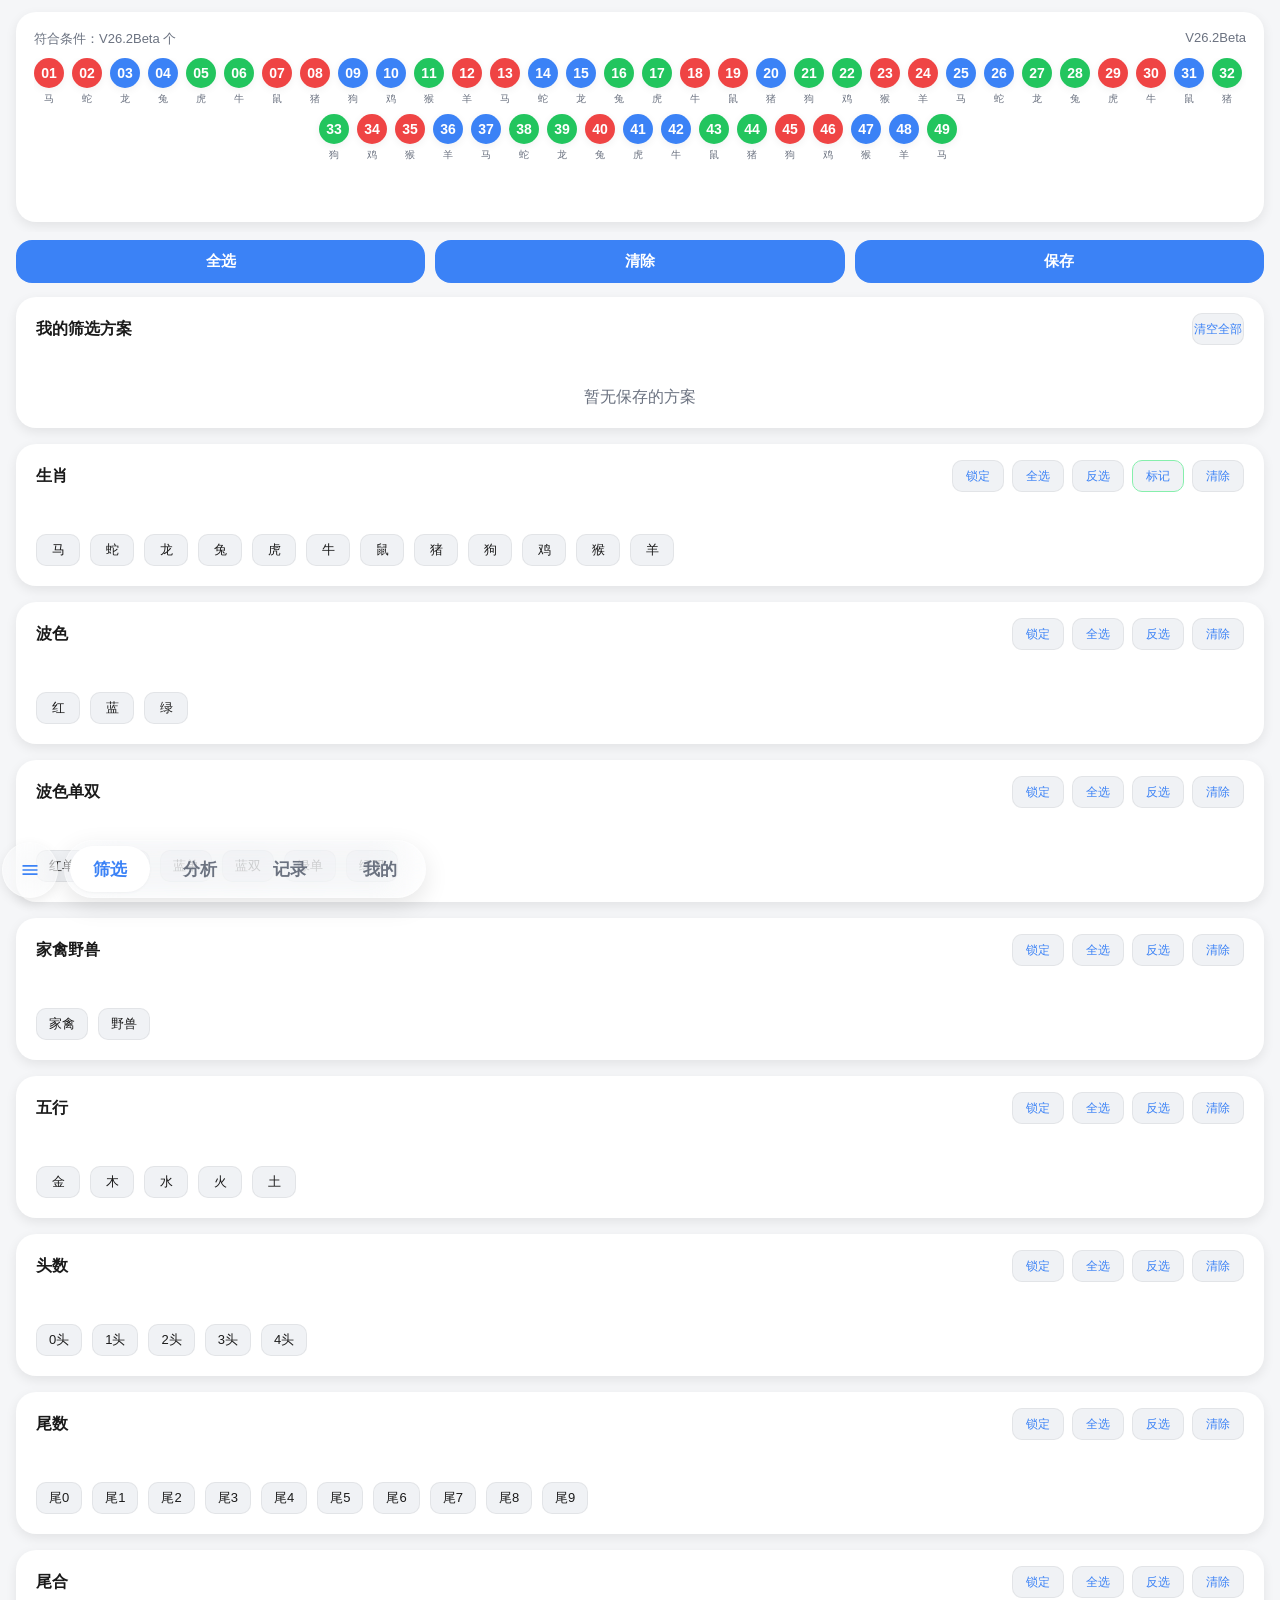
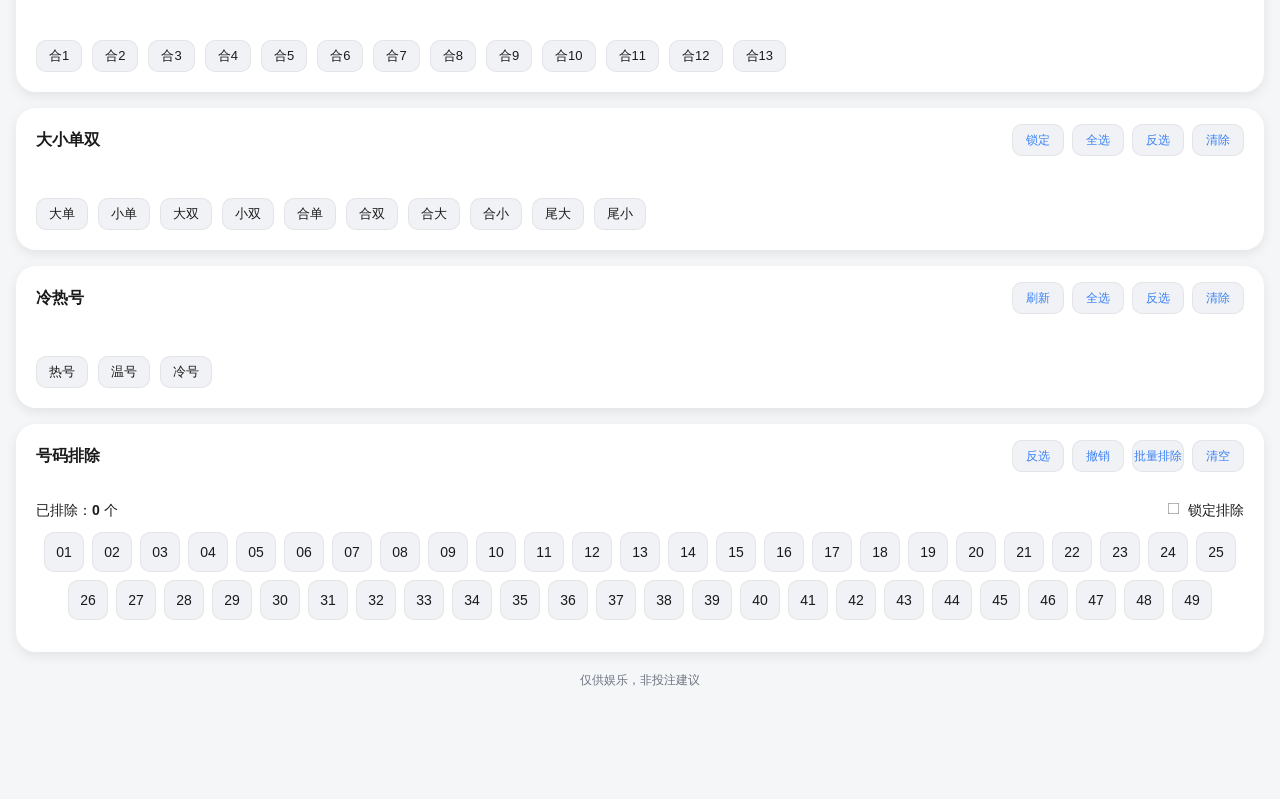
<file: index.html>
<!-- 
  GoingMax V26.1Beta
  代码结构说明（13层架构）：
  1. 配置层：config.js - 配置常量模块
  2. 工具层：utils.js - 工具函数模块（节流、防抖、深拷贝等）
  3. 状态层：state.js - 状态管理模块
  4. 存储层：storage.js - 本地存储模块
  5. DOM层：dom.js - DOM元素缓存模块
  6. 通用组件层：toast.js, input-modal.js - 提示消息、输入框模态框
  7. 通用渲染层：render.js - 视图渲染模块
  8. 数据查询层：data-query.js - 数据查询与属性映射
  9. 筛选逻辑层：filter.js - 筛选逻辑模块
  10. 业务逻辑层：business.js - 业务逻辑模块
  11. 视图层：views/view-*.js - 页面视图
  12. 事件层：event.js - 事件绑定模块
  13. 入口层：app.js - 应用初始化
--><!DOCTYPE html>
<html lang="zh-CN">
<head>
<meta charset="UTF-8">
<meta name="viewport" content="width=device-width, initial-scale=1.0, user-scalable=no, viewport-fit=cover">
<meta name="apple-mobile-web-app-capable" content="yes">
<meta name="apple-mobile-web-app-status-bar-style" content="default">
<meta name="theme-color" content="#007AFF">
<title>GoingMax <V26 class="2"></V26></title>
<link rel="stylesheet" href="style.css?v=20260508b">
</head>
<body>
<!-- 加载遮罩 -->
<div class="loading-mask" id="loadingMask">
  <div class="loading-spinner"></div>
  <div class="loading-text">正在加载...</div>
</div>

<!-- 固定顶部展示区 -->
<div class="top-box" id="topBox" role="region" aria-label="筛选结果展示">
    <div class="top-card">
      <div class="top-title">
        <span>符合条件：<span id="resultCount" aria-live="polite">0</span> 个</span>
        <span>V26.2Beta</span>
      </div>
    <div id="resultNums" class="top-nums" role="list"></div>
  </div>
</div>

<!-- 主体内容区 -->
<div class="body-box">
  <div class="page active" id="filterPage">
    <!-- 顶部操作栏 -->
    <div class="btn-bar" role="group" aria-label="全局操作">
      <button class="btn-line" data-action="selectAllFilters" aria-label="全选">全选</button>
      <button class="btn-line" data-action="clearAllFilters" aria-label="清除">清除</button>
      <button class="btn-line" data-action="saveFilterPrompt" aria-label="保存">保存</button>
    </div>

    <!-- 我的筛选方案 -->
    <div class="card" id="mod-saved">
      <div class="card-header">
        <h2>我的筛选方案</h2>
        <button class="btn-mini red" data-action="clearAllSavedFilters" aria-label="清空所有保存的方案">清空全部</button>
      </div>
      <div class="card-body">
        <div id="filterList" class="filter-save-list" role="list"></div>
      </div>
    </div>

    <!-- 生肖筛选模块 -->
    <div class="card" id="mod-zodiac">
      <div class="card-header">
        <h2>生肖</h2>
        <div class="btn-group" role="group" aria-label="生肖操作">
          <button class="btn-mini" data-action="killGroup" data-group="zodiac">锁定</button>
          <button class="btn-mini" data-action="selectGroup" data-group="zodiac">全选</button>
          <button class="btn-mini" data-action="invertGroup" data-group="zodiac">反选</button>
          <button class="btn-mini mark-btn" data-action="markTag" data-group="zodiac" aria-label="标记">标记</button>
          <button class="btn-mini red" data-action="clearGroup" data-group="zodiac">清除</button>
        </div>
      </div>
      <div class="card-body">
        <div class="tags" data-group="zodiac" id="zodiacTags" role="group" aria-label="生肖选项"></div>
      </div>
    </div>

    <!-- 波色筛选模块 -->
    <div class="card" id="mod-color">
      <div class="card-header">
        <h2>波色</h2>
        <div class="btn-group" role="group" aria-label="波色操作">
          <button class="btn-mini" data-action="killGroup" data-group="color">锁定</button>
          <button class="btn-mini" data-action="selectGroup" data-group="color">全选</button>
          <button class="btn-mini" data-action="invertGroup" data-group="color">反选</button>
          <button class="btn-mini red" data-action="clearGroup" data-group="color">清除</button>
        </div>
      </div>
      <div class="card-body">
        <div class="tags" data-group="color" role="group" aria-label="波色选项">
          <div class="tag" data-value="红" data-group="color">红</div>
          <div class="tag" data-value="蓝" data-group="color">蓝</div>
          <div class="tag" data-value="绿" data-group="color">绿</div>
        </div>
      </div>
    </div>

    <!-- 波色单双筛选模块 -->
    <div class="card" id="mod-colorsx">
      <div class="card-header">
        <h2>波色单双</h2>
        <div class="btn-group" role="group" aria-label="波色单双操作">
          <button class="btn-mini" data-action="killGroup" data-group="colorsx">锁定</button>
          <button class="btn-mini" data-action="selectGroup" data-group="colorsx">全选</button>
          <button class="btn-mini" data-action="invertGroup" data-group="colorsx">反选</button>
          <button class="btn-mini red" data-action="clearGroup" data-group="colorsx">清除</button>
        </div>
      </div>
      <div class="card-body">
        <div class="tags" data-group="colorsx" role="group" aria-label="波色单双选项">
          <div class="tag" data-value="红单" data-group="colorsx">红单</div>
          <div class="tag" data-value="红双" data-group="colorsx">红双</div>
          <div class="tag" data-value="蓝单" data-group="colorsx">蓝单</div>
          <div class="tag" data-value="蓝双" data-group="colorsx">蓝双</div>
          <div class="tag" data-value="绿单" data-group="colorsx">绿单</div>
          <div class="tag" data-value="绿双" data-group="colorsx">绿双</div>
        </div>
      </div>
    </div>

    <!-- 家禽野兽筛选模块 -->
    <div class="card" id="mod-type">
      <div class="card-header">
        <h2>家禽野兽</h2>
        <div class="btn-group" role="group" aria-label="家禽野兽操作">
          <button class="btn-mini" data-action="killGroup" data-group="type">锁定</button>
          <button class="btn-mini" data-action="selectGroup" data-group="type">全选</button>
          <button class="btn-mini" data-action="invertGroup" data-group="type">反选</button>
          <button class="btn-mini red" data-action="clearGroup" data-group="type">清除</button>
        </div>
      </div>
      <div class="card-body">
        <div class="tags" data-group="type" role="group" aria-label="家禽野兽选项">
          <div class="tag" data-value="家禽" data-group="type">家禽</div>
          <div class="tag" data-value="野兽" data-group="type">野兽</div>
        </div>
      </div>
    </div>

    <!-- 五行筛选模块 -->
    <div class="card" id="mod-element">
      <div class="card-header">
        <h2>五行</h2>
        <div class="btn-group" role="group" aria-label="五行操作">
          <button class="btn-mini" data-action="killGroup" data-group="element">锁定</button>
          <button class="btn-mini" data-action="selectGroup" data-group="element">全选</button>
          <button class="btn-mini" data-action="invertGroup" data-group="element">反选</button>
          <button class="btn-mini red" data-action="clearGroup" data-group="element">清除</button>
        </div>
      </div>
      <div class="card-body">
        <div class="tags" data-group="element" role="group" aria-label="五行选项">
          <div class="tag" data-value="金" data-group="element">金</div>
          <div class="tag" data-value="木" data-group="element">木</div>
          <div class="tag" data-value="水" data-group="element">水</div>
          <div class="tag" data-value="火" data-group="element">火</div>
          <div class="tag" data-value="土" data-group="element">土</div>
        </div>
      </div>
    </div>

    <!-- 头数筛选模块 -->
    <div class="card" id="mod-head">
      <div class="card-header">
        <h2>头数</h2>
        <div class="btn-group" role="group" aria-label="头数操作">
          <button class="btn-mini" data-action="killGroup" data-group="head">锁定</button>
          <button class="btn-mini" data-action="selectGroup" data-group="head">全选</button>
          <button class="btn-mini" data-action="invertGroup" data-group="head">反选</button>
          <button class="btn-mini red" data-action="clearGroup" data-group="head">清除</button>
        </div>
      </div>
      <div class="card-body">
        <div class="tags" data-group="head" role="group" aria-label="头数选项">
          <div class="tag" data-value="0" data-group="head">0头</div>
          <div class="tag" data-value="1" data-group="head">1头</div>
          <div class="tag" data-value="2" data-group="head">2头</div>
          <div class="tag" data-value="3" data-group="head">3头</div>
          <div class="tag" data-value="4" data-group="head">4头</div>
        </div>
      </div>
    </div>

    <!-- 尾数筛选模块 -->
    <div class="card" id="mod-tail">
      <div class="card-header">
        <h2>尾数</h2>
        <div class="btn-group" role="group" aria-label="尾数操作">
          <button class="btn-mini" data-action="killGroup" data-group="tail">锁定</button>
          <button class="btn-mini" data-action="selectGroup" data-group="tail">全选</button>
          <button class="btn-mini" data-action="invertGroup" data-group="tail">反选</button>
          <button class="btn-mini red" data-action="clearGroup" data-group="tail">清除</button>
        </div>
      </div>
      <div class="card-body">
        <div class="tags" data-group="tail" role="group" aria-label="尾数选项">
          <div class="tag" data-value="0" data-group="tail">尾0</div>
          <div class="tag" data-value="1" data-group="tail">尾1</div>
          <div class="tag" data-value="2" data-group="tail">尾2</div>
          <div class="tag" data-value="3" data-group="tail">尾3</div>
          <div class="tag" data-value="4" data-group="tail">尾4</div>
          <div class="tag" data-value="5" data-group="tail">尾5</div>
          <div class="tag" data-value="6" data-group="tail">尾6</div>
          <div class="tag" data-value="7" data-group="tail">尾7</div>
          <div class="tag" data-value="8" data-group="tail">尾8</div>
          <div class="tag" data-value="9" data-group="tail">尾9</div>
        </div>
      </div>
    </div>

    <!-- 尾合筛选模块 -->
    <div class="card" id="mod-sum">
      <div class="card-header">
        <h2>尾合</h2>
        <div class="btn-group" role="group" aria-label="尾合操作">
          <button class="btn-mini" data-action="killGroup" data-group="sum">锁定</button>
          <button class="btn-mini" data-action="selectGroup" data-group="sum">全选</button>
          <button class="btn-mini" data-action="invertGroup" data-group="sum">反选</button>
          <button class="btn-mini red" data-action="clearGroup" data-group="sum">清除</button>
        </div>
      </div>
      <div class="card-body">
        <div class="tags" data-group="sum" role="group" aria-label="尾合选项">
          <div class="tag" data-value="1" data-group="sum">合1</div>
          <div class="tag" data-value="2" data-group="sum">合2</div>
          <div class="tag" data-value="3" data-group="sum">合3</div>
          <div class="tag" data-value="4" data-group="sum">合4</div>
          <div class="tag" data-value="5" data-group="sum">合5</div>
          <div class="tag" data-value="6" data-group="sum">合6</div>
          <div class="tag" data-value="7" data-group="sum">合7</div>
          <div class="tag" data-value="8" data-group="sum">合8</div>
          <div class="tag" data-value="9" data-group="sum">合9</div>
          <div class="tag" data-value="10" data-group="sum">合10</div>
          <div class="tag" data-value="11" data-group="sum">合11</div>
          <div class="tag" data-value="12" data-group="sum">合12</div>
          <div class="tag" data-value="13" data-group="sum">合13</div>
        </div>
      </div>
    </div>

    <!-- 大小单双筛选模块 -->
    <div class="card" id="mod-bs">
      <div class="card-header">
        <h2>大小单双</h2>
        <div class="btn-group" role="group" aria-label="大小单双操作">
          <button class="btn-mini" data-action="killGroupBs" data-group="bs">锁定</button>
          <button class="btn-mini" data-action="selectGroup" data-group="bs">全选</button>
          <button class="btn-mini" data-action="invertGroup" data-group="bs">反选</button>
          <button class="btn-mini red" data-action="clearGroup" data-group="bs">清除</button>
        </div>
      </div>
      <div class="card-body">
        <div class="tags" role="group" aria-label="大小单双选项">
          <div class="tag" data-value="大单" data-group="bs">大单</div>
          <div class="tag" data-value="小单" data-group="bs">小单</div>
          <div class="tag" data-value="大双" data-group="bs">大双</div>
          <div class="tag" data-value="小双" data-group="bs">小双</div>
          <div class="tag" data-value="合单" data-group="sumOdd">合单</div>
          <div class="tag" data-value="合双" data-group="sumOdd">合双</div>
          <div class="tag" data-value="合大" data-group="sumBig">合大</div>
          <div class="tag" data-value="合小" data-group="sumBig">合小</div>
          <div class="tag" data-value="尾大" data-group="tailBig">尾大</div>
          <div class="tag" data-value="尾小" data-group="tailBig">尾小</div>
        </div>
      </div>
    </div>

    <!-- 冷热号筛选模块 -->
    <div class="card" id="mod-hot">
      <div class="card-header">
        <h2>冷热号</h2>
        <div class="btn-group" role="group" aria-label="冷热号操作">
          <button class="btn-mini" data-action="refreshHotCold">刷新</button>
          <button class="btn-mini" data-action="selectGroup" data-group="hot">全选</button>
          <button class="btn-mini" data-action="invertGroup" data-group="hot">反选</button>
          <button class="btn-mini red" data-action="clearGroup" data-group="hot">清除</button>
        </div>
      </div>
      <div class="card-body">
        <div class="tags" data-group="hot" role="group" aria-label="冷热号选项">
          <div class="tag" data-value="热号" data-group="hot">热号</div>
          <div class="tag" data-value="温号" data-group="hot">温号</div>
          <div class="tag" data-value="冷号" data-group="hot">冷号</div>
        </div>
      </div>
    </div>

    <!-- 号码排除模块 -->
    <div class="card" id="mod-exclude">
      <div class="card-header">
        <h2>号码排除</h2>
        <div class="btn-group" role="group" aria-label="号码排除操作">
          <button class="btn-mini" data-action="invertExclude">反选</button>
          <button class="btn-mini" data-action="undoExclude">撤销</button>
          <button class="btn-mini" data-action="batchExcludePrompt">批量排除</button>
          <button class="btn-mini red" data-action="clearExclude">清空</button>
        </div>
      </div>
      <div class="card-body">
        <div class="exclude-header">
          <div>已排除：<b id="excludeCount" aria-live="polite">0</b> 个</div>
          <label><input type="checkbox" id="lockExclude" data-action="toggleExcludeLock"> 锁定排除</label>
        </div>
        <div id="excludeGrid" class="exclude-grid" role="group" aria-label="号码排除选项"></div>
      </div>
    </div>

    <div class="disclaimer">仅供娱乐，非投注建议</div>
  </div>

  <!-- 记录页面 -->
  <div class="page" id="randomPage" style="display:none">
    <!-- 标签切换栏 -->
    <div class="record-tab-bar">
      <button class="record-tab active" data-action="switchRecordTab" data-tab="history">历史记录</button>
      <button class="record-tab" data-action="switchRecordTab" data-tab="favorites">我的收藏</button>
    </div>
    <!-- 记录统计卡片 -->
    <div class="record-stats-card">
      <div class="record-stat-item">
        <div class="record-stat-num" id="recordCount">0</div>
        <div class="record-stat-label">总记录数</div>
      </div>
      <div class="record-stat-divider"></div>
      <div class="record-stat-item">
        <div class="record-stat-num" id="recordPeriod">--</div>
        <div class="record-stat-label">最近期数</div>
      </div>
    </div>
    
    <!-- 记录列表容器 -->
    <div class="record-list-container" id="recordList">
      <div class="empty-tip">暂无历史记录</div>
    </div>
    <div id="loadMoreRecordBtn" class="load-more" style="display:none;" data-action="loadMoreRecords">
      <button>加载更多</button>
    </div>
    
    <!-- 收藏模块 -->
    <div id="favoriteSection" class="record-section-wrapper">
      <div id="favoriteList" class="record-list-container"></div>
    </div>
  </div>

  <!-- 历史详情页面 -->
  <div class="page" id="historyDetailPage" style="display:none">
    <div class="history-detail-header">
      <button class="btn-mini" data-action="backFromHistoryDetail">返回</button>
      <span class="history-detail-title" id="historyDetailTitle">历史记录</span>
    </div>
    <div class="record-list-container" id="historyDetailList">
      <div class="empty-tip">暂无历史记录</div>
    </div>
  </div>

  <!-- 我的页面 -->
  <div class="page" id="profilePage" style="display:none"></div>

  <!-- 分析页面 -->
  <div class="page" id="analysisPage" style="display:none">
    <!-- 最新开奖 + 倒计时模块 -->
    <div class="analysis-card">
      <div style="text-align:center; margin-bottom:12px;">
        <div style="font-size:15px; color:var(--sub-text);">第 <span id="curExpect">--</span> 期开奖结果</div>
        <div class="countdown-small">
          距离下期开奖还有 <span class="num" id="countdown">00:00:00</span>
        </div>
      </div>
      <div class="ball-group" id="latestBalls"></div>
    </div>

    <!-- 标签栏 -->
    <div class="analysis-tab-bar">
      <button class="analysis-tab-btn active" id="tabHistory" data-analysis-tab="history">历史记录</button>
      <button class="analysis-tab-btn" id="tabAnalysis" data-analysis-tab="analysis">维度分析</button>
      <button class="analysis-tab-btn" id="tabZodiac" data-analysis-tab="zodiac">生肖关联</button>
    </div>

    <!-- 1. 历史记录模块 -->
      <!-- 1. 历史记录模块 -->
      <div class="analysis-tab-panel active" id="historyPanel">
        <div class="analysis-card">
          <div class="analysis-card-title-row">
            <div class="analysis-card-title">历史记录</div>
            <button class="analysis-refresh-btn" data-action="refreshHistory">刷新历史</button>
          </div>
          <div id="historyList">加载中...</div>
          <div id="loadMore" class="load-more" style="display:none;">点击加载更多</div>
        </div>
      </div>

      <!-- 2. 维度分析模块 -->
      <div class="analysis-tab-panel" id="analysisPanelContent">
        <div class="analysis-card">
          <div class="analysis-card-title">特码维度统计</div>
          <div class="analysis-filter-bar">
            <select id="analyzeSelect" class="analysis-filter-select">
              <option value="10" selected>最近10期</option>
              <option value="20">最近20期</option>
              <option value="30">最近30期</option>
              <option value="all">全年数据</option>
            </select>
            <input type="number" id="customNum" class="analysis-filter-input" placeholder="自定义期数">
            <button class="analysis-filter-btn" data-action="syncAnalyze">确认</button>
          </div>

          <div class="empty-tip" id="emptyTip">暂无数据可分析</div>
          <div id="hotWrap" style="display:none;">
            <div class="hot-wrap-title">热门结论</div>
            <div class="hot-grid">
              <div class="hot-card"><div class="label">核心形态</div><div class="value" id="hotShape">--</div></div>
              <div class="hot-card"><div class="label">热门生肖</div><div class="value" id="hotZodiac">--</div></div>
              <div class="hot-card"><div class="label">最热头/尾数</div><div class="value" id="hotHeadTail">--</div></div>
              <div class="hot-card"><div class="label">波色/五行</div><div class="value" id="hotColorWx">--</div></div>
              <div class="hot-card full"><div class="label">遗漏总结</div><div class="value" id="hotMiss">--</div></div>
            </div>
          </div>

          <div class="analysis-sub-title">
            <span data-toggle-target="zodiacDetail" style="display:inline-block;">生肖统计 <span class="hot-tag">热门TOP</span></span>
            <button class="toggle-btn" data-action="toggleDetail" data-target="zodiacDetail">展开详情</button>
          </div>
          <div class="analysis-item-full" data-toggle-target="zodiacDetail" style="text-align:left;line-height:1.6;display:block;">
            热门生肖 → <span id="hotZodiac2" style="color:var(--danger);font-weight:700;">--</span>
          </div>
          <div class="detail-box" id="zodiacDetail">
            <div id="zodiacRank" class="rank-box"></div>
          </div>

          <div class="analysis-sub-title">
            <span data-toggle-target="detail1" style="display:inline-block;">单双 & 大小 <span class="hot-tag">热门</span></span>
            <button class="toggle-btn" data-action="toggleDetail" data-target="detail1">展开详情</button>
          </div>
          <div class="analysis-item-full" data-toggle-target="detail1" style="">热门 → <span id="hotShape2" style="font-weight:700; color:var(--danger);">--</span></div>
          <div class="detail-box" id="detail1">
            <div class="analysis-grid">
              <div class="analysis-item" data-action="showStatDetail" data-stat-type="odd" style=""><div class="label">单数</div><div class="value" id="odd">--</div></div>
              <div class="analysis-item" data-action="showStatDetail" data-stat-type="even" style=""><div class="label">双数</div><div class="value" id="even">--</div></div>
              <div class="analysis-item" data-action="showStatDetail" data-stat-type="big" style=""><div class="label">大(≥25)</div><div class="value" id="big">--</div></div>
              <div class="analysis-item" data-action="showStatDetail" data-stat-type="small" style=""><div class="label">小(&lt;25)</div><div class="value" id="small">--</div></div>
            </div>
            <div id="singleDoubleRank" class="rank-box"></div>
            <div id="bigSmallRank" class="rank-box"></div>
          </div>

          <div class="analysis-sub-title">
            <span data-toggle-target="detail2" style="display:inline-block;">区间统计 <span class="hot-tag">热门</span></span>
            <button class="toggle-btn" data-action="toggleDetail" data-target="detail2">展开详情</button>
          </div>
          <div class="analysis-item-full" data-toggle-target="detail2" style="">热门区间 → <span id="hotRange2" style="font-weight:700; color:var(--danger);">--</span></div>
          <div class="detail-box" id="detail2">
            <div class="analysis-row">
              <div class="analysis-item" data-action="showStatDetail" data-stat-type="range1" style=""><div class="label">1-9</div><div class="value" id="r1">--</div></div>
              <div class="analysis-item" data-action="showStatDetail" data-stat-type="range2" style=""><div class="label">10-19</div><div class="value" id="r2">--</div></div>
              <div class="analysis-item" data-action="showStatDetail" data-stat-type="range3" style=""><div class="label">20-29</div><div class="value" id="r3">--</div></div>
              <div class="analysis-item" data-action="showStatDetail" data-stat-type="range4" style=""><div class="label">30-39</div><div class="value" id="r4">--</div></div>
              <div class="analysis-item" data-action="showStatDetail" data-stat-type="range5" style=""><div class="label">40-49</div><div class="value" id="r5">--</div></div>
            </div>
            <div id="rangeRank" class="rank-box"></div>
          </div>

          <div class="analysis-sub-title">
            <span data-toggle-target="detail3" style="display:inline-block;">头数统计 <span class="hot-tag">热门</span></span>
            <button class="toggle-btn" data-action="toggleDetail" data-target="detail3">展开详情</button>
          </div>
          <div class="analysis-item-full" data-toggle-target="detail3" style="">热门头数 → <span id="hotHead2" style="font-weight:700; color:var(--danger);">--</span></div>
          <div class="detail-box" id="detail3">
            <div class="analysis-row">
              <div class="analysis-item" data-action="showStatDetail" data-stat-type="head0" style=""><div class="label">头0</div><div class="value" id="h0">--</div></div>
              <div class="analysis-item" data-action="showStatDetail" data-stat-type="head1" style=""><div class="label">头1</div><div class="value" id="h1">--</div></div>
              <div class="analysis-item" data-action="showStatDetail" data-stat-type="head2" style=""><div class="label">头2</div><div class="value" id="h2">--</div></div>
              <div class="analysis-item" data-action="showStatDetail" data-stat-type="head3" style=""><div class="label">头3</div><div class="value" id="h3">--</div></div>
              <div class="analysis-item" data-action="showStatDetail" data-stat-type="head4" style=""><div class="label">头4</div><div class="value" id="h4">--</div></div>
            </div>
            <div id="headRank" class="rank-box"></div>
          </div>

          <div class="analysis-sub-title">
            <span data-toggle-target="detail4" style="display:inline-block;">尾数统计 <span class="hot-tag">热门</span></span>
            <button class="toggle-btn" data-action="toggleDetail" data-target="detail4">展开详情</button>
          </div>
          <div class="analysis-item-full" data-toggle-target="detail4" style="">热门尾数 → <span id="hotTail2" style="font-weight:700; color:var(--danger);">--</span></div>
          <div class="detail-box" id="detail4">
            <div class="analysis-row" id="tailRow"></div>
            <div id="tailRank" class="rank-box"></div>
          </div>

          <div class="analysis-sub-title">
            <span data-toggle-target="detail5" style="display:inline-block;">波色统计 <span class="hot-tag">热门</span></span>
            <button class="toggle-btn" data-action="toggleDetail" data-target="detail5">展开详情</button>
          </div>
          <div class="analysis-item-full" data-toggle-target="detail5" style="">热门波色 → <span id="hotColor2" style="font-weight:700; color:var(--danger);">--</span></div>
          <div class="detail-box" id="detail5">
            <div class="analysis-row">
              <div class="analysis-item" data-action="showStatDetail" data-stat-type="red" style=""><div class="label">红波</div><div class="value" id="cRed">--</div></div>
              <div class="analysis-item" data-action="showStatDetail" data-stat-type="blue" style=""><div class="label">蓝波</div><div class="value" id="cBlue">--</div></div>
              <div class="analysis-item" data-action="showStatDetail" data-stat-type="green" style=""><div class="label">绿波</div><div class="value" id="cGreen">--</div></div>
            </div>
            <div id="colorRank" class="rank-box"></div>
          </div>

          <div class="analysis-sub-title">
            <span data-toggle-target="detail6" style="display:inline-block;">五行统计 <span class="hot-tag">热门</span></span>
            <button class="toggle-btn" data-action="toggleDetail" data-target="detail6">展开详情</button>
          </div>
          <div class="analysis-item-full" data-toggle-target="detail6" style="">热门五行 → <span id="hotWuxing2" style="font-weight:700; color:var(--danger);">--</span></div>
          <div class="detail-box" id="detail6">
            <div class="analysis-row">
              <div class="analysis-item" data-action="showStatDetail" data-stat-type="jin" style=""><div class="label">金</div><div class="value" id="wJin">--</div></div>
              <div class="analysis-item" data-action="showStatDetail" data-stat-type="mu" style=""><div class="label">木</div><div class="value" id="wMu">--</div></div>
              <div class="analysis-item" data-action="showStatDetail" data-stat-type="shui" style=""><div class="label">水</div><div class="value" id="wShui">--</div></div>
              <div class="analysis-item" data-action="showStatDetail" data-stat-type="huo" style=""><div class="label">火</div><div class="value" id="wHuo">--</div></div>
              <div class="analysis-item" data-action="showStatDetail" data-stat-type="tu" style=""><div class="label">土</div><div class="value" id="wTu">--</div></div>
            </div>
            <div id="wuxingRank" class="rank-box"></div>
          </div>

          <div class="analysis-sub-title">
            <span data-toggle-target="detail7" style="display:inline-block;">家禽/野兽 <span class="hot-tag">热门</span></span>
            <button class="toggle-btn" data-action="toggleDetail" data-target="detail7">展开详情</button>
          </div>
          <div class="analysis-item-full" data-toggle-target="detail7" style="">热门 → <span id="hotAnimal" style="font-weight:700; color:var(--danger);">--</span></div>
          <div class="detail-box" id="detail7">
            <div class="analysis-grid">
              <div class="analysis-item" data-action="showStatDetail" data-stat-type="home" style=""><div class="label">家禽</div><div class="value" id="aniHome">--</div></div>
              <div class="analysis-item" data-action="showStatDetail" data-stat-type="wild" style=""><div class="label">野兽</div><div class="value" id="aniWild">--</div></div>
            </div>
            <div id="animalRank" class="rank-box"></div>
          </div>

          <div class="analysis-sub-title">
            <span data-toggle-target="detail8" style="display:inline-block;">遗漏统计 <span class="hot-tag">公式版</span></span>
            <button class="toggle-btn" data-action="toggleDetail" data-target="detail8">展开详情</button>
          </div>
          <div class="analysis-item-full" data-toggle-target="detail8" style="">热号/温号/冷号 → <span id="hotColdTip" style="font-weight:700; color:var(--danger);">--</span></div>
          <div class="detail-box" id="detail8">
            <div class="analysis-grid">
              <div class="analysis-item"><div class="label">当前最大遗漏</div><div class="value" id="missCur">--</div></div>
              <div class="analysis-item"><div class="label">平均遗漏</div><div class="value" id="missAvg">--</div></div>
              <div class="analysis-item"><div class="label">历史最大遗漏</div><div class="value" id="missMax">--</div></div>
              <div class="analysis-item"><div class="label">热号数量</div><div class="value" id="missHot">--</div></div>
              <div class="analysis-item"><div class="label">温号数量</div><div class="value" id="missWarm">--</div></div>
              <div class="analysis-item"><div class="label">冷号数量</div><div class="value" id="missCold">--</div></div>
            </div>
          </div>

          <div class="analysis-sub-title">
            <span data-toggle-target="detail9" style="display:inline-block;">连出统计 <span class="hot-tag">公式版</span></span>
            <button class="toggle-btn" data-action="toggleDetail" data-target="detail9">展开详情</button>
          </div>
          <div class="analysis-item-full" data-toggle-target="detail9" style="">当前/最长连出 → <span id="streakTip" style="font-weight:700; color:var(--danger);">--</span></div>
          <div class="detail-box" id="detail9">
            <div class="analysis-grid">
              <div class="analysis-item" data-action="showStreakDetail" data-streak-type="current" style=""><div class="label">当前连出</div><div class="value" id="streakCur">--</div></div>
              <div class="analysis-item" data-action="showStreakDetail" data-streak-type="max" style=""><div class="label">最长连出</div><div class="value" id="streakMax">--</div></div>
            </div>
          </div>

          <div class="analysis-sub-title" style="color:var(--danger)">综合热门特码</div>
          <div class="analysis-item-full" style="display:flex;justify-content:space-between;align-items:center;">
            <span>特码热门TOP5 → <span id="hotNumber" style="color:var(--danger);font-weight:700;">--</span></span>
            <button class="btn-mini" data-action="copyHotNumbers" style="margin-left:10px;flex-shrink:0;">复制</button>
          </div>
        </div>
      </div>

      <!-- 3. 生肖关联模块 -->
      <div class="analysis-tab-panel" id="zodiacAnalysisPanel">
        <div class="analysis-card">
          <div class="analysis-card-title-row">
            <div class="analysis-card-title" style="color:#13a662;">生肖·尾数关联</div>
          </div>
          <!-- 期数+号码数量双筛选栏 -->
          <div class="analysis-filter-bar">
            <select id="zodiacAnalyzeSelect" class="analysis-filter-select">
              <option value="10" selected>最近10期</option>
              <option value="20">最近20期</option>
              <option value="30">最近30期</option>
              <option value="all">全年数据</option>
            </select>
            <input type="number" id="zodiacCustomNum" class="analysis-filter-input" placeholder="自定义期数">
            <!-- 号码数量选择器 -->
            <button class="analysis-filter-btn" data-action="syncZodiacAnalyze">确认</button>
          </div>

          <div class="empty-tip" id="zodiacEmptyTip">暂无开奖历史数据</div>
          <div id="zodiacContent" style="display:none;">
            <div class="zodiac-prediction">
              <div class="zodiac-prediction-header">
                <div class="conclusion-title" id="zodiacPredictionTitle">🔮 生肖预测</div>
                <div class="conclusion-title" id="zodiacPredictionMode" data-action="showModeDetail"></div>
              </div>
              <div id="zodiacPredictionGrid" class="zodiac-prediction-grid"></div>
            </div>

            <div class="selected-zodiacs">
              <div class="conclusion-title" id="selectedZodiacTitle">✨ 精选生肖</div>
              <div id="selectedZodiacsGrid" class="selected-zodiacs-grid"></div>
            </div>

            <div class="core-conclusion">
              <div class="conclusion-title">🔥 特码真实共振组合</div>
              <div class="conclusion-item" id="combo1">1. 首选：--</div>
              <div class="conclusion-item" id="combo2">2. 次选：--</div>
              <div class="conclusion-item" id="combo3">3. 备选：--</div>
            </div>

            <div class="analysis-sub-title" style="color:#13a662;">① 特码尾数 → 特码生肖真实关联</div>
            <div class="data-grid-z" id="tailZodiacGrid"></div>

            <div class="analysis-sub-title" style="color:#13a662;">② 上期特码生肖 → 本期特码生肖跟随</div>
            <table class="follow-table-z" id="zodiacFollowTable"></table>

            <div class="analysis-sub-title" style="color:#13a662;">③ 12生肖特码冷热统计</div>
            <div class="data-grid-z data-grid-4" id="zodiacTotalGrid"></div>

            <div class="analysis-sub-title" style="color:#13a662;">④ 高遗漏生肖（反弹关注）</div>
            <div class="data-grid-z data-grid-3" id="zodiacMissGrid"></div>

            <div class="final-recommend-z" id="zodiacFinalNum" style="position:relative;">
              <div style="display:flex;justify-content:space-between;align-items:center;margin-bottom:10px;flex-wrap:wrap;gap:8px;">
                <span>✅ 精选特码：</span>
                <div style="display:flex;gap:8px;align-items:center;margin-left:auto;">
                  <button class="btn-mini" data-action="copyZodiacNumbers" style="flex-shrink:0;">复制</button>
                  <button class="btn-mini" data-action="favoriteZodiacNumbers" style="flex-shrink:0;">收藏</button>
                </div>
              </div>
              <div id="zodiacFinalNumContent">--</div>
            </div>
          </div>
        </div>
      </div>
    </div>
  </div>
</div>

<!-- 快捷导航 - 圆形图标按钮 -->
<div class="quick-nav-btn" id="quickNavBtn" data-action="toggleQuickNav" role="button" aria-label="展开快捷导航">
  <svg viewBox="0 0 24 24" fill="currentColor" style="width:20px;height:20px">
    <path d="M3 18h18v-2H3v2zm0-5h18v-2H3v2zm0-7v2h18V6H3z"/>
  </svg>
</div>

<!-- 快捷导航菜单 -->
<div class="quick-nav-menu collapsed" id="quickNavMenu" role="navigation" aria-label="模块快捷导航">
  <div class="nav-tabs" id="navTabs" role="tablist">
    <div id="filterNavTabs" class="nav-tabs-content" style="display:block;">
      <button class="nav-tab" data-target="mod-zodiac" role="tab">生肖</button>
      <button class="nav-tab" data-target="mod-color" role="tab">波色</button>
      <button class="nav-tab" data-target="mod-element" role="tab">五行</button>
      <button class="nav-tab" data-target="mod-colorsx" role="tab">波色单双</button>
      <button class="nav-tab" data-target="mod-type" role="tab">家禽野兽</button>
      <button class="nav-tab" data-target="mod-head" role="tab">头数</button>
      <button class="nav-tab" data-target="mod-tail" role="tab">尾数</button>
      <button class="nav-tab" data-target="mod-sum" role="tab">尾合</button>
      <button class="nav-tab" data-target="mod-bs" role="tab">大小单双</button>
      <button class="nav-tab" data-target="mod-hot" role="tab">冷热号</button>
      <button class="nav-tab" data-target="mod-exclude" role="tab">号码排除</button>
      <button class="nav-tab" data-target="mod-saved" role="tab">我的方案</button>
    </div>
    <div id="analysisNavTabs" class="nav-tabs-content" style="display:none;">
      <button class="nav-tab" data-target="historyPanel" role="tab">历史记录</button>
      <button class="nav-tab" data-target="analysisPanelContent" role="tab">维度分析</button>
      <button class="nav-tab" data-target="zodiacAnalysisPanel" role="tab">生肖关联</button>
    </div>
    <div id="recordNavTabs" class="nav-tabs-content" style="display:none;">
      <button class="nav-tab" data-action="navToRecordTab" data-tab="history" role="tab">历史记录</button>
      <button class="nav-tab" data-action="navToRecordTab" data-tab="favorites" role="tab">我的收藏</button>
    </div>
    <div id="myNavTabs" class="nav-tabs-content" style="display:none;">
      <button class="nav-tab" data-action="switchChaseTab" data-tab="chase" role="tab">追号计划</button>
      <button class="nav-tab" data-action="switchChaseTab" data-tab="probability" role="tab">概率学</button>
      <button class="nav-tab" data-action="openHistoryDetail" data-category="high-chase" role="tab">追号历史</button>
      <button class="nav-tab" data-action="openHistoryDetail" data-category="probability-history" role="tab">概率历史</button>
    </div>
  </div>
</div>

<!-- 返回顶部按钮 -->
<button class="back-top-btn" id="backTopBtn" aria-label="返回顶部">↑</button>

<!-- 固定底部导航栏 -->
<div class="bottom-nav" role="navigation" aria-label="底部主导航">
  <div class="bottom-nav-item active" data-action="switchBottomNav" data-index="0">筛选</div>
  <div class="bottom-nav-item" data-action="switchBottomNav" data-index="1">分析</div>
  <div class="bottom-nav-item" data-action="switchBottomNav" data-index="2">记录</div>
  <div class="bottom-nav-item" data-action="switchBottomNav" data-index="3">我的</div>
</div>

<!-- 轻提示 -->
<div class="toast" id="toast" role="alert" aria-live="assertive"></div>

<!-- 模块化JS引入（按依赖顺序） -->
<!-- 1. 核心基础层 -->
<script src="core/config.js"></script>
<script src="core/utils.js"></script>
<script src="core/state.js"></script>
<script src="core/storage.js?v=20260508"></script>
<script src="platform/web/dom.js"></script>
<!-- 2. 通用组件层 -->
<script src="platform/web/toast.js"></script>
<script src="platform/web/input-modal.js"></script>
<!-- 3. 通用渲染层 -->
<script src="platform/web/render.js"></script>
<!-- 4. 数据查询层 -->
<script src="data/data-query.js"></script>
<!-- 5. 筛选逻辑层 -->
<script src="data/filter.js"></script>
<!-- 6. 业务子模块层（按依赖顺序） -->
<script src="business/business-exclude.js"></script>
<script src="business/business-filter.js"></script>
<script src="business/business-analysis.js"></script>
<script src="business/business-special.js?v=20260508"></script>
<script src="business/business-special-num.js"></script>
<script src="business/business-nav.js"></script>
<script src="business/business-predict.js"></script>
<script src="business/business-zodiac-tiers.js"></script>
<script src="business/business-monitor.js"></script>
<script src="business/business-high-chase.js?v=20260508i"></script>
<script src="business/business-backtest.js?v=20260508a"></script>
<script src="business/business-probability-history.js?v=20260504"></script>
<script src="business/business-gemini.js?v=20260505"></script>
<script src="business/business-frequency-rating.js?v=20260508"></script>
  <!-- 7. 业务兼容层 -->
<script src="business/business.js"></script>
<!-- 8. 视图层 -->
<script src="views/view-analysis.js"></script>
<script src="views/view-filter.js"></script>
<script src="views/view-exclude.js"></script>
<script src="views/view-saved.js"></script>
<script src="views/view-predict.js"></script>
<script src="views/view-zodiac-predict.js"></script>
<script src="views/view-history.js"></script>
<script src="views/view-history-detail.js"></script>
<script src="views/view-probability.js"></script>
<script src="views/view-gemini.js?v=20260505"></script>
<script src="views/view-frequency-rating.js?v=20260508"></script>
<script src="views/view-me.js?v=20260508c"></script>
<!-- 9. 事件层 -->
<script src="event.js?v=20260508"></script>
<!-- 10. 入口层 -->
<script src="app.js"></script>
</body>
</html>
</file>
<file: style.css>
/* ====================== 配色主题变量 ====================== */
:root {
  /* 浅色主题 */
  --bg: #F5F6F8;
  --card: #FFFFFF;
  --text: #1A1A1A;
  --sub-text: #6B7280;
  --primary: #3B82F6;
  --danger: #EF4444;
  --blue: #3B82F6;
  --green: #22C55E;
  --border: rgba(0, 0, 0, 0.06);
  --overlay: rgba(0, 0, 0, 0.6);
  --bg-secondary: #F0F2F5;
  
  /* 阴影变量 */
  --shadow-sm: 0 1px 3px rgba(0, 0, 0, 0.04);
  --shadow: 0 2px 8px rgba(0, 0, 0, 0.06);
  --shadow-md: 0 4px 12px rgba(0, 0, 0, 0.08);
  --shadow-lg: 0 8px 24px rgba(0, 0, 0, 0.1);
  
  /* 圆角变量 */
  --radius-sm: 10px;
  --radius: 16px;
  --radius-lg: 20px;
  --ball-size: 30px;
  
  /* 安全区变量 */
  --safe-top: env(safe-area-inset-top, 0px);
  --safe-bottom: env(safe-area-inset-bottom, 0px);
  
  /* 布局常量 */
  --top-card-height: 210px;
  --top-offset: 240px;
  --preview-max-count: 8;
}

/* 深色模式自动适配 */

/* 全局重置与基础样式 */
* {
  box-sizing: border-box;
  margin: 0;
  padding: 0;
  font-family: -apple-system, BlinkMacSystemFont, "Segoe UI", Roboto, Helvetica, Arial, sans-serif;
  -webkit-tap-highlight-color: transparent;
}

html { scroll-behavior: smooth }

body {
  background: var(--bg);
  color: var(--text);
  padding-top: var(--safe-top);
  padding-bottom: calc(80px + var(--safe-bottom));
  -webkit-user-select: none;
  user-select: none;
  -webkit-touch-callout: none;
  min-height: 100vh;
}

/* 加载遮罩 */
.loading-mask {
  position: fixed;
  top: 0;
  left: 0;
  right: 0;
  bottom: 0;
  background: var(--bg);
  z-index: 1001;
  display: flex;
  flex-direction: column;
  align-items: center;
  justify-content: center;
  gap: 12px;
}

.loading-mask.hide {
  display: none;
}

.loading-spinner {
  width: 40px;
  height: 40px;
  border: 3px solid var(--bg-secondary);
  border-top-color: var(--primary);
  border-radius: 50%;
}

.loading-text {
  font-size: 14px;
  color: var(--sub-text);
}

/* 固定顶部展示区 */
.top-box {
  position: fixed;
  top: 0;
  left: 0;
  right: 0;
  background: var(--bg);
  z-index: 99;
  padding: 12px 16px 10px;
  overflow: hidden;
}

.top-card {
  background: var(--card);
  border-radius: var(--radius-lg);
  padding: 18px;
  box-shadow: var(--shadow-md);
  height: var(--top-card-height);
}

.top-title {
  font-size: 13px;
  color: var(--sub-text);
  display: flex;
  justify-content: space-between;
  margin-bottom: 10px;
}

.top-nums {
  display: flex;
  flex-wrap: wrap;
  gap: 8px;
  justify-content: center;
  max-height: 160px;
  overflow-y: auto;
  overflow-x: hidden;
  padding-right: 4px;
}

.top-nums::-webkit-scrollbar {
  width: 4px;
}

.top-nums::-webkit-scrollbar-thumb {
  background: var(--sub-text);
  border-radius: 2px;
  opacity: 0.3;
}

/* 主体内容区 */
.body-box {
  margin-top: var(--top-offset);
  padding: 0 16px;
}

.card {
  background: var(--card);
  border-radius: var(--radius-lg);
  margin-bottom: 16px;
  box-shadow: var(--shadow-md);
  overflow: hidden;
}

.card-header {
  display: flex;
  justify-content: space-between;
  align-items: center;
  padding: 16px 20px;
}

.card-header h2 {
  font-size: 16px;
  font-weight: 700;
  color: var(--text);
}

.card-body {
  padding: 14px 20px 20px;
}

/* 按钮组件 */
.btn-group {
  display: flex;
  gap: 8px;
  flex-wrap: wrap;
}

.btn-mini {
  padding: 0;
  font-size: 12px;
  border: 1px solid var(--border);
  border-radius: var(--radius-sm);
  background: var(--bg-secondary);
  color: var(--primary);
  cursor: pointer;
  touch-action: manipulation;
  -webkit-user-select: none;
  user-select: none;
  min-width: 52px;
  height: 32px;
  display: inline-flex;
  align-items: center;
  justify-content: center;
  box-sizing: border-box;
}

.btn-mini:active {
  opacity: 0.6;
}

.btn-mini.red {
  background: rgba(239, 68, 68, 0.08);
  color: var(--danger);
}

.btn-bar {
  display: flex;
  gap: 10px;
  margin-bottom: 14px;
}

.btn-line {
  flex: 1;
  padding: 12px 16px;
  border: none;
  border-radius: var(--radius);
  background: var(--primary);
  color: #FFFFFF;
  cursor: pointer;
  font-weight: 600;
  font-size: 15px;
  touch-action: manipulation;
  -webkit-user-select: none;
  user-select: none;
}

.btn-line:active {
  opacity: 0.7;
}

/* 标签组件 */
.tags {
  display: flex;
  flex-wrap: wrap;
  gap: 10px;
  margin-top: 12px;
}

.tag {
  display: inline-flex;
  justify-content: center;
  align-items: center;
  padding: 6px 12px;
  background: var(--bg-secondary);
  color: var(--text);
  border-radius: var(--radius-sm);
  border: 1px solid var(--border);
  font-size: 13px;
  white-space: nowrap;
  min-width: 44px;
  min-height: 32px;
  box-sizing: border-box;
  cursor: pointer;
  touch-action: manipulation;
  -webkit-user-select: none;
  user-select: none;
}

.tag.active {
  background: var(--primary);
  color: #FFFFFF;
}

.tag.killed {
  background: var(--danger);
  color: #FFFFFF;
  text-decoration: line-through;
  pointer-events: none;
}

.btn-mini.killed-active {
  background: var(--danger);
  color: #FFFFFF;
  border-color: var(--danger);
}

.tag:active {
  opacity: 0.7;
}

.tag-mark-dot {
  position: absolute;
  left: 4px;
  width: 6px;
  height: 6px;
  border-radius: 50%;
  z-index: 1;
}

.tag {
  position: relative;
}

.mark-btn {
  background: linear-gradient(135deg, #f0fdf4, #dcfce7);
  color: #16a34a;
  border: 1px solid #86efac;
}

.mark-btn:hover {
  background: linear-gradient(135deg, #dcfce7, #bbf7d0);
}

.mark-btn.disabled {
  background: var(--bg-secondary);
  color: var(--sub-text);
  border: 1px solid var(--border);
  opacity: 0.6;
  cursor: not-allowed;
}

.mark-btn.disabled:active {
  opacity: 0.6;
}

@media (max-width: 480px) {
  .mark-btn {
    min-width: 44px;
    height: 28px;
    font-size: 11px;
  }
}

/* 历史记录标签容器 */
.history-tags {
  display: flex;
  flex-wrap: wrap;
  align-items: flex-start;
  gap: 8px;
  margin: 10px 0;
}

/* 历史记录标签 */
.history-tag {
  display: inline-flex;
  justify-content: center;
  align-items: center;
  padding: 6px 12px;
  background: var(--bg-secondary);
  color: var(--text);
  border-radius: var(--radius-sm);
  font-size: 13px;
  border: 1px solid var(--border);
  white-space: nowrap;
  min-width: 44px;
  min-height: 32px;
  box-sizing: border-box;
}

.history-tag.hit {
  background: var(--primary);
  color: #fff;
}

.history-tag.miss {
  background: var(--danger);
  color: #fff;
}

/* 筛选面板 */
.filter-panel {
  display: none;
  margin-bottom: 14px;
  padding: 14px;
  background: var(--bg-secondary);
  border-radius: var(--radius);
}

.filter-panel.show {
  display: block;
}

/* 筛选面板布局 */
.filter-panel-row {
  display: flex;
  gap: 8px;
  align-items: center;
  flex-wrap: wrap;
  justify-content: flex-end;
}

.filter-panel-buttons {
  display: flex;
  gap: 6px;
  align-items: center;
}

/* 筛选按钮组 */
.filter-btn-group {
  display: flex;
  gap: 6px;
  align-items: center;
  margin-right: auto;
}

/* 未被选中的标签添加底色 */
.btn-mini:not(.active) {
  background: var(--bg-secondary);
  color: var(--primary);
}

/* 筛选面板按钮样式 */
.prediction-period-btn,
.special-period-btn,
.special-num-btn {
  background: var(--bg-secondary);
  color: var(--primary);
  border: 1px solid var(--border);
}

.prediction-period-btn.active,
.special-period-btn.active,
.special-num-btn.active {
  background: var(--primary);
  color: #FFFFFF;
  border: 1px solid var(--primary);
}

/* 筛选面板操作按钮样式 */
.filter-panel-buttons .btn-mini,
#specialFiltersPanel .btn-mini[data-action^="selectAll"],
#specialFiltersPanel .btn-mini[data-action^="reset"],
#specialFiltersPanel .btn-mini[data-action^="confirm"],
#predictionFiltersPanel .btn-mini[data-action^="selectAll"],
#predictionFiltersPanel .btn-mini[data-action^="reset"],
#predictionFiltersPanel .btn-mini[data-action^="confirm"] {
  background: var(--bg-secondary);
  color: var(--primary);
  border: 1px solid var(--border);
}

/* 确认按钮保持特殊样式 */
.filter-panel-buttons .btn-mini[data-action^="confirm"],
#specialFiltersPanel .btn-mini[data-action^="confirm"],
#predictionFiltersPanel .btn-mini[data-action^="confirm"] {
  background: var(--primary) !important;
  color: #fff !important;
  border: 1px solid var(--primary) !important;
}

/* 号码球组件 */
.num-item {
  display: flex;
  flex-direction: column;
  align-items: center;
  gap: 4px;
  flex-shrink: 0;
}

.num-ball {
  width: var(--ball-size);
  height: var(--ball-size);
  border-radius: 50%;
  color: #FFFFFF;
  display: grid;
  place-items: center;
  font-size: 14px;
  font-weight: 600;
  -webkit-user-select: text;
  user-select: text;
  box-shadow: var(--shadow);
}

.红色 { background: var(--danger) }
.蓝色 { background: var(--blue) }
.绿色 { background: var(--green) }
.tag-zodiac { font-size: 10px; color: var(--sub-text); font-weight: 500; }

/* 排除号码网格 */
.exclude-grid {
  display: flex;
  flex-wrap: wrap;
  gap: 8px;
  margin: 12px 0;
  justify-content: center;
}

.exclude-tag {
  width: 40px;
  height: 40px;
  display: grid;
  place-items: center;
  background: var(--bg-secondary);
  border-radius: var(--radius-sm);
  cursor: pointer;
  touch-action: manipulation;
  -webkit-user-select: none;
  user-select: none;
  border: 1px solid var(--border);
  font-size: 14px;
  font-weight: 500;
}

.exclude-tag.excluded {
  background: var(--danger);
  color: #FFFFFF;
}

.exclude-tag:active {
  opacity: 0.7;
}

.exclude-header {
  display: flex;
  justify-content: space-between;
  margin-bottom: 10px;
  font-size: 14px;
}

/* 筛选方案列表 */
.filter-save-list {
  display: flex;
  flex-direction: column;
  gap: 12px;
  margin-top: 12px;
}

.filter-item {
  background: var(--bg-secondary);
  padding: 12px 14px;
  border-radius: var(--radius);
}

.filter-row {
  display: flex;
  align-items: center;
  gap: 10px;
  overflow-x: auto;
  padding-bottom: 6px;
  scrollbar-width: thin;
}

.filter-row::-webkit-scrollbar { height: 4px; }
.filter-row::-webkit-scrollbar-thumb { background: var(--sub-text); border-radius: 2px; opacity: 0.3; }

.filter-item-name {
  font-weight: 600;
  font-size: 14px;
  white-space: nowrap;
}

.filter-preview {
  display: flex;
  gap: 6px;
  flex-wrap: nowrap;
  overflow-x: auto;
  -webkit-overflow-scrolling: touch;
  scrollbar-width: none;
  padding-bottom: 4px;
}

.filter-preview::-webkit-scrollbar { display: none; }

.filter-item-btns {
  display: flex;
  gap: 8px;
  margin-top: 10px;
}

.filter-item-btns button {
  flex: 1;
  padding: 8px;
  border-radius: var(--radius-sm);
  border: none;
  background: var(--bg);
  color: var(--primary);
  font-size: 12px;
  font-weight: 500;
  touch-action: manipulation;
  -webkit-user-select: none;
  user-select: none;
}

.filter-item-btns button:active {
  opacity: 0.6;
}

.filter-item-btns .del {
  background: rgba(239, 68, 68, 0.08);
  color: var(--danger);
}

.filter-expand {
  text-align: center;
  padding: 10px;
  color: var(--primary);
  cursor: pointer;
  font-size: 14px;
  font-weight: 500;
  background: var(--bg-secondary);
  border-radius: var(--radius-sm);
  margin-top: 6px;
  touch-action: manipulation;
  -webkit-user-select: none;
  user-select: none;
}

.filter-expand:active {
  opacity: 0.6;
}

/* ====================== 底部导航栏样式 ====================== */

/* 固定底部导航栏 - 毛玻璃胶囊式设计 */
.bottom-nav {
  position: fixed;
  left: 2px;
  right: auto;
  transform: none;
  bottom: calc(2px + var(--safe-bottom));
  z-index: 999;
  background: rgba(255, 255, 255, 0.2);
  -webkit-backdrop-filter: blur(24px) saturate(180%);
  backdrop-filter: blur(24px) saturate(180%);
  display: flex;
  justify-content: flex-start;
  align-items: center;
  padding: clamp(4px, 1.2vw, 5px);
  border-radius: clamp(26px, 8vw, 30px);
  box-shadow: var(--shadow-lg);
  gap: clamp(4px, 1.5vw, 10px);
  border: 1px solid rgba(255, 255, 255, 0.35);
  width: auto;
  max-width: calc(100vw - 4px);
  overflow-x: auto;
  -webkit-overflow-scrolling: touch;
}

@media (max-width: 360px) {
  .bottom-nav {
    left: 0;
    right: 0;
    max-width: 100vw;
    padding: 3px 4px;
    gap: 2px;
  }
}

.bottom-nav.needs-space {
  left: calc(2px + clamp(38px, 12vw, 56px) + 6px);
  right: auto;
  transform: none;
  justify-content: flex-start;
}

@media (max-width: 360px) {
  .bottom-nav.needs-space {
    left: calc(clamp(38px, 12vw, 56px) + 8px);
  }
}

/* 导航项 */
.bottom-nav-item {
  display: flex;
  align-items: center;
  justify-content: center;
  min-width: clamp(56px, 18vw, 80px);
  height: clamp(36px, 10vw, 46px);
  font-size: clamp(12px, 3.8vw, 17px);
  font-weight: 600;
  color: var(--sub-text);
  border-radius: clamp(18px, 6vw, 24px);
  padding: 0 clamp(10px, 3vw, 20px);
  cursor: pointer;
  touch-action: manipulation;
  -webkit-user-select: none;
  user-select: none;
  white-space: nowrap;
  flex-shrink: 1;
  background: transparent;
  border: none;
}

@media (max-width: 360px) {
  .bottom-nav-item {
    min-width: 48px;
    height: 32px;
    font-size: 11px;
    padding: 0 6px;
  }
}

.bottom-nav-item.active {
  color: var(--primary);
  background: var(--card);
  box-shadow: var(--shadow-sm);
}

.bottom-nav-item:active {
  opacity: 0.7;
}

/* ====================== 快捷导航样式 ====================== */

/* 快捷导航圆形图标按钮 */
.quick-nav-btn {
  position: fixed;
  left: 2px;
  bottom: calc(2px + var(--safe-bottom));
  z-index: 1001;
  width: clamp(38px, 12vw, 56px);
  height: clamp(38px, 12vw, 56px);
  border-radius: 50%;
  background: rgba(255, 255, 255, 0.25);
  -webkit-backdrop-filter: blur(20px);
  backdrop-filter: blur(20px);
  display: flex;
  align-items: center;
  justify-content: center;
  cursor: pointer;
  box-shadow: var(--shadow-md);
  touch-action: manipulation;
  -webkit-user-select: none;
  user-select: none;
  color: var(--primary);
  border: 1px solid rgba(255, 255, 255, 0.4);
  overflow: hidden;
}

@media (max-width: 360px) {
  .quick-nav-btn {
    width: 38px;
    height: 38px;
  }
}

.quick-nav-btn:active {
  opacity: 0.7;
}

.quick-nav-btn.active {
  color: #fff;
  background: var(--primary);
  border: none;
}

/* 快捷导航菜单 */
.quick-nav-menu {
  position: fixed;
  left: clamp(12px, 4vw, 16px);
  bottom: calc(clamp(38px, 12vw, 56px) + clamp(8px, 3vw, 14px) + var(--safe-bottom));
  z-index: 1000;
  width: calc(100% - clamp(24px, 8vw, 32px));
  max-width: 360px;
  background: rgba(255, 255, 255, 0.35);
  -webkit-backdrop-filter: blur(24px) saturate(180%);
  backdrop-filter: blur(24px) saturate(180%);
  border-radius: var(--radius-lg);
  box-shadow: var(--shadow-lg);
  padding: clamp(12px, 3.5vw, 16px);
  border: 1px solid rgba(255, 255, 255, 0.5);
  display: none;
}

.quick-nav-menu.show,
.quick-nav-menu.expanded {
  display: block;
}

.nav-tabs {
  display: grid;
  grid-template-columns: repeat(4, 1fr);
  gap: clamp(8px, 2.5vw, 12px);
}

.nav-tabs::-webkit-scrollbar { display: none; }

.nav-tab {
  padding: clamp(10px, 3vw, 14px) clamp(8px, 2.5vw, 12px);
  border-radius: var(--radius);
  background: var(--bg-secondary);
  color: var(--text);
  font-size: clamp(12px, 3.5vw, 14px);
  font-weight: 600;
  border: none;
  cursor: pointer;
  flex-shrink: 0;
  touch-action: manipulation;
  -webkit-user-select: none;
  user-select: none;
  text-align: center;
}

.nav-tab:active {
  background: var(--primary);
  color: #FFFFFF;
}

/* 返回顶部按钮 */
.back-top-btn {
  position: fixed;
  right: clamp(12px, 4vw, 16px);
  bottom: calc(clamp(38px, 12vw, 56px) + clamp(8px, 3vw, 14px) + var(--safe-bottom));
  z-index: 997;
  width: clamp(42px, 12vw, 50px);
  height: clamp(42px, 12vw, 50px);
  border-radius: 50%;
  background: var(--primary);
  -webkit-backdrop-filter: blur(12px);
  backdrop-filter: blur(12px);
  color: #FFFFFF;
  border: none;
  font-size: clamp(18px, 5vw, 22px);
  cursor: pointer;
  display: none;
  place-items: center;
  touch-action: manipulation;
  -webkit-user-select: none;
  user-select: none;
  box-shadow: var(--shadow-md);
}

.back-top-btn.show {
  display: grid;
}

.back-top-btn:active {
  opacity: 0.7;
}

/* 弹窗遮罩 */
.modal-overlay {
  position: fixed;
  top: 0;
  left: 0;
  right: 0;
  bottom: 0;
  background: rgba(0, 0, 0, 0.6);
  z-index: 9999;
  display: flex;
  align-items: center;
  justify-content: center;
}

/* 弹窗容器 */
.modal-content {
  background: rgba(255, 255, 255, 0.85);
  border-radius: var(--radius-lg);
  width: 90%;
  max-width: 400px;
  max-height: 80vh;
  overflow-y: auto;
  padding: 24px;
  box-shadow: var(--shadow-lg);
  border: 1px solid rgba(255, 255, 255, 0.6);
  -webkit-backdrop-filter: blur(20px);
  backdrop-filter: blur(20px);
}

/* 评分详情卡片毛玻璃效果 */
.score-glass-card {
  background: rgba(255, 255, 255, 0.6);
  border-radius: var(--radius);
  padding: 14px;
  text-align: center;
  -webkit-backdrop-filter: blur(12px);
  backdrop-filter: blur(12px);
  border: 1px solid rgba(255, 255, 255, 0.4);
}

/* 弹窗头部 */
.modal-header {
  display: flex;
  justify-content: space-between;
  align-items: center;
  margin-bottom: 20px;
  padding-bottom: 16px;
  border-bottom: 1px solid var(--border);
}

.modal-title {
  margin: 0;
  font-size: 18px;
  font-weight: 700;
  color: var(--text);
}

.modal-close-btn {
  background: var(--bg-secondary);
  border: none;
  font-size: 24px;
  color: var(--sub-text);
  cursor: pointer;
  width: 36px;
  height: 36px;
  border-radius: 50%;
  display: flex;
  align-items: center;
  justify-content: center;
  line-height: 1;
}

.modal-close-btn:active {
  opacity: 0.7;
}

/* 弹窗信息区域 */
.modal-info {
  margin-bottom: 20px;
}

.modal-info-row {
  font-size: 13px;
  color: var(--sub-text);
  margin-bottom: 6px;
}

.modal-info-label {
  font-weight: 500;
  color: var(--text);
}

/* 弹窗按钮 */
.modal-btn {
  display: block;
  width: 100%;
  margin-top: 24px;
  padding: 14px;
  background: var(--primary);
  color: #fff;
  border: none;
  border-radius: var(--radius);
  cursor: pointer;
  font-size: 15px;
  font-weight: 600;
}

.modal-btn:active {
  opacity: 0.7;
}

/* 轻提示Toast组件 */
.toast {
  position: fixed;
  left: 50%;
  top: 50%;
  transform: translate(-50%, -50%);
  z-index: 9999;
  padding: 12px 24px;
  background: var(--overlay);
  -webkit-backdrop-filter: blur(10px);
  backdrop-filter: blur(10px);
  color: #FFFFFF;
  border-radius: var(--radius);
  font-size: 15px;
  pointer-events: none;
  max-width: 80%;
  text-align: center;
  display: none;
}

.toast.show {
  display: block;
}

/* 免责声明 */
.disclaimer {
  text-align: center;
  font-size: 12px;
  color: var(--sub-text);
  margin: 20px 0;
  padding-bottom: 10px;
}

input[type="checkbox"] {
  transform: scale(0.9);
  margin-right: 4px;
  touch-action: manipulation;
}

/* 横屏适配 */
@media (orientation: landscape) {
  .quick-nav-menu { bottom: calc(clamp(38px, 12vw, 56px) + clamp(8px, 3vw, 14px) + var(--safe-bottom)) }
  .back-top-btn { bottom: calc(clamp(38px, 12vw, 56px) + clamp(8px, 3vw, 14px) + var(--safe-bottom)) }
}

/* 机选页面样式 */
.num-input-group {
  display: flex;
  gap: 12px;
  margin: 12px 0;
  align-items: center;
}

.num-input-group input {
  flex: 1;
  padding: 12px 16px;
  border-radius: var(--radius);
  border: 1px solid var(--border);
  background: var(--bg-secondary);
  width: 60px;
  outline: none;
  color: var(--text);
  font-size: 15px;
}

.quick-btns {
  display: flex;
  gap: 10px;
  margin: 12px 0;
  flex-wrap: wrap;
}

.quick-btn {
  flex: 1;
  padding: 12px;
  border-radius: var(--radius);
  border: 1px solid var(--border);
  background: var(--bg-secondary);
  cursor: pointer;
  color: var(--text);
  font-size: 14px;
  font-weight: 500;
}

.quick-btn:active {
  background: var(--primary);
  color: #FFFFFF;
}

.lottery-nums {
  display: flex;
  gap: 10px;
  flex-wrap: wrap;
  padding: 12px 0;
  justify-content: center;
}

.lottery-zodiac {
  font-size: 12px;
  color: var(--sub-text);
  margin-top: 8px;
}

.history-item {
  padding: 16px;
  display: flex;
  justify-content: space-between;
  align-items: center;
  gap: 12px;
  border-bottom: 1px solid var(--border);
}

.history-item:last-child {
  border-bottom: none;
}

.history-nums {
  font-weight: 600;
}

.history-time {
  font-size: 12px;
  color: var(--sub-text);
}

.history-btns {
  display: flex;
  gap: 8px;
}

/* 小屏适配 */
@media (max-width: 375px) {
  .btn-mini { padding: 0; font-size: 11px; min-width: 44px; height: 28px; }
  .tag { padding: 7px 10px; font-size: 13px; }
  
  #predictionFiltersPanel .filter-panel-row,
  #specialFiltersPanel .filter-panel-row {
    gap: 6px;
  }
  
  #predictionFiltersPanel .filter-panel-row > div,
  #specialFiltersPanel .filter-panel-row > div {
    gap: 4px;
  }
  
  #predictionFiltersPanel .btn-mini,
  #specialFiltersPanel .btn-mini {
    min-width: 44px;
    height: 28px;
    font-size: 10px;
  }
  
  .history-item {
    padding: 12px;
    gap: 8px;
  }
  
  .history-item .lottery-nums {
    gap: 4px;
    justify-content: flex-start;
    flex-wrap: nowrap;
    overflow-x: auto;
    -webkit-overflow-scrolling: touch;
    scrollbar-width: none;
  }
  
  .history-item .lottery-nums::-webkit-scrollbar { display: none; }
  
  .history-item .num-ball {
    width: 24px;
    height: 24px;
    font-size: 11px;
  }
  
  .history-item .tag-zodiac {
    font-size: 8px;
  }
}

/* ====================== 分析页面样式 ====================== */
/* 分析卡片 */
.analysis-card {
  background: var(--card);
  border-radius: var(--radius-lg);
  padding: 18px;
  margin-bottom: 16px;
  box-shadow: var(--shadow-md);
}

.analysis-card-title-row {
  display: flex;
  justify-content: space-between;
  align-items: center;
  margin-bottom: 14px;
}

.analysis-card-title {
  font-size: 16px;
  font-weight: 700;
  color: var(--text);
  display: flex;
  align-items: center;
  gap: 8px;
}

.analysis-card-title::before {
  content: "";
  width: 4px;
  height: 18px;
  background: var(--danger);
  border-radius: 2px;
}

.analysis-refresh-btn {
  padding: 8px 14px;
  border-radius: var(--radius-sm);
  border: none;
  background: var(--primary);
  color: #fff;
  font-size: 14px;
  font-weight: 500;
  cursor: pointer;
  touch-action: manipulation;
  -webkit-user-select: none;
  user-select: none;
}

.analysis-refresh-btn:active {
  opacity: 0.7;
}

/* 倒计时 */
.countdown-small {
  text-align: center;
  font-size: 12px;
  color: var(--danger);
  margin-top: 8px;
}

.countdown-small .num {
  font-family: monospace;
  font-weight: 600;
  letter-spacing: 0.5px;
}

/* 球组 */
.ball-group {
  display: flex;
  align-items: flex-start;
  justify-content: center;
  gap: clamp(6px, 2vw, 12px);
  margin: 16px 0;
  flex-wrap: nowrap;
  overflow-x: auto;
  padding: 4px 2px;
  -webkit-overflow-scrolling: touch;
}

.ball-item {
  display: flex;
  flex-direction: column;
  align-items: center;
  gap: clamp(4px, 1vw, 6px);
  min-width: 0;
  flex-shrink: 0;
}

.ball-item.ball-hit .ball {
  box-shadow: 0 0 0 3px var(--green);
}

.hit-badge {
  display: inline-block;
  margin-left: auto;
  background: var(--green);
  color: #fff;
  padding: 2px 8px;
  border-radius: 10px;
  font-size: 12px;
  font-weight: 500;
}

.ball {
  width: clamp(30px, 8vw, 44px);
  height: clamp(30px, 8vw, 44px);
  border-radius: 50%;
  color: #fff;
  font-weight: 700;
  font-size: clamp(13px, 4vw, 18px);
  display: flex;
  align-items: center;
  justify-content: center;
  box-shadow: var(--shadow);
}

.ball.red { background: var(--danger) }
.ball.blue { background: var(--blue) }
.ball.green { background: var(--green) }

.ball-zodiac {
  font-size: clamp(9px, 3vw, 12px);
  color: var(--sub-text);
  font-weight: 500;
  white-space: nowrap;
}

.ball-sep {
  font-size: clamp(16px, 5vw, 24px);
  color: var(--sub-text);
  line-height: clamp(30px, 8vw, 44px);
  padding: 0 clamp(2px, 1vw, 4px);
  font-weight: 700;
  flex-shrink: 0;
}

/* 分析标签栏 */
.analysis-tab-bar {
  display: flex;
  gap: 10px;
  margin-bottom: 16px;
}

.analysis-tab-btn {
  flex: 1;
  padding: 10px 8px;
  border-radius: var(--radius);
  border: none;
  font-size: 14px;
  font-weight: 600;
  background: var(--bg-secondary);
  color: var(--sub-text);
  cursor: pointer;
  touch-action: manipulation;
  -webkit-user-select: none;
  user-select: none;
}

.analysis-tab-btn.active {
  background: var(--danger);
  color: #fff;
}

.analysis-tab-btn[data-analysis-tab="analysis"].active {
  background: var(--primary);
  color: #fff;
}

.analysis-tab-btn[data-analysis-tab="zodiac"].active {
  background: #13a662;
  color: #fff;
}

/* 分析面板 */
.analysis-tab-panel {
  display: none;
}

.analysis-tab-panel.active {
  display: block;
}

/* 筛选栏 */
.analysis-filter-bar {
  display: flex;
  align-items: center;
  gap: 10px;
  margin-bottom: 18px;
  flex-wrap: wrap;
}

.analysis-filter-select, .analysis-filter-input, .analysis-filter-btn {
  border: 1px solid var(--border);
  border-radius: var(--radius-sm);
  padding: 10px 12px;
  font-size: 13px;
  background: var(--card);
  color: var(--text);
}

.analysis-filter-select:focus, .analysis-filter-input:focus {
  border-color: var(--primary);
  outline: none;
}

.analysis-filter-select {
  flex: 1;
  min-width: 70px;
}

.analysis-filter-input {
  flex: 0.8;
  min-width: 60px;
}

.analysis-filter-btn {
  background: var(--primary);
  color: #fff;
  border: none;
  cursor: pointer;
  font-weight: 600;
  flex-shrink: 0;
  touch-action: manipulation;
  -webkit-user-select: none;
  user-select: none;
}

.analysis-filter-btn:active {
  opacity: 0.7;
}

/* 热门卡片 */
.hot-wrap-title {
  font-size: 20px;
  font-weight: 700;
  color: var(--text);
  margin: 16px 0;
  letter-spacing: -0.5px;
}

.hot-grid {
  display: grid;
  grid-template-columns: 1fr 1fr;
  gap: 14px;
  margin-bottom: 20px;
}

.hot-card {
  background: var(--card);
  border-radius: var(--radius-lg);
  padding: 18px 16px;
  box-shadow: var(--shadow-sm);
  border: 1px solid var(--border);
  position: relative;
  overflow: hidden;
}

.hot-card::before {
  content: "";
  position: absolute;
  top: 0;
  left: 0;
  width: 4px;
  height: 100%;
  background: var(--danger);
}

.hot-card.full {
  grid-column: span 2;
  background: var(--card);
}

.hot-card.full::before {
  background: var(--primary);
}

.hot-card .label {
  font-size: 13px;
  color: var(--sub-text);
  font-weight: 500;
  margin-bottom: 8px;
  letter-spacing: -0.2px;
}

.hot-card .value {
  font-weight: 700;
  font-size: 18px;
  color: var(--text);
  line-height: 1.25;
  letter-spacing: -0.3px;
}

.hot-card.full .value {
  color: var(--primary);
  font-size: 17px;
}

/* 排行表格 */
.rank-box {
  margin-top: 14px;
  background: var(--bg-secondary);
  border-radius: var(--radius);
  padding: 12px;
  box-shadow: var(--shadow-sm);
}

.rank-header {
  display: flex;
  padding: 6px 0 8px;
  font-size: 11px;
  color: var(--sub-text);
  border-bottom: 1px solid var(--border);
}

.rank-header .rank-no { width: 32px; text-align: center; }
.rank-header .rank-name { flex: 1; padding: 0 6px; }
.rank-header .rank-count { width: 42px; text-align: right; }
.rank-header .rank-rate { width: 48px; text-align: right; }
.rank-header .rank-miss { width: 48px; text-align: right; }

.rank-row {
  display: flex;
  padding: 8px 0;
  font-size: 12px;
  border-bottom: 1px solid var(--border);
  align-items: center;
  color: var(--text);
}

.rank-row:last-child { border-bottom: none; }

.rank-row .rank-no {
  width: 32px;
  text-align: center;
  font-weight: 700;
  color: var(--danger);
}

.rank-row .rank-name { flex: 1; padding: 0 6px; }
.rank-row .rank-count { width: 42px; text-align: right; font-weight: 600; }
.rank-row .rank-rate { width: 48px; text-align: right; color: var(--sub-text); }
.rank-row .rank-miss { width: 48px; text-align: right; color: var(--sub-text); }

/* 子标题 */
.analysis-sub-title {
  font-size: 15px;
  font-weight: 700;
  margin: 20px 0 12px;
  color: var(--text);
  display: flex;
  justify-content: space-between;
  align-items: center;
}

.hot-tag {
  display: inline-block;
  background: rgba(239, 68, 68, 0.08);
  color: var(--danger);
  font-size: 11px;
  font-weight: 600;
  padding: 2px 8px;
  border-radius: var(--radius-sm);
  margin-left: 8px;
}

.toggle-btn {
  font-size: 12px;
  font-weight: 600;
  color: var(--primary);
  background: rgba(59, 130, 246, 0.08);
  padding: 4px 12px;
  border-radius: var(--radius-sm);
  cursor: pointer;
  border: none;
  touch-action: manipulation;
  -webkit-user-select: none;
  user-select: none;
}

.toggle-btn:active {
  opacity: 0.7;
}

/* 分析项 */
.analysis-row {
  display: flex;
  flex-wrap: wrap;
  gap: 12px;
  margin-bottom: 14px;
}

.analysis-grid {
  display: grid;
  grid-template-columns: repeat(2, 1fr);
  gap: 12px;
  margin: 12px 0;
}

.analysis-item {
  flex: 1;
  min-width: 72px;
  background: var(--bg-secondary);
  padding: 12px 10px;
  border-radius: var(--radius);
  text-align: center;
  font-size: 12px;
}

.analysis-item .label {
  color: var(--sub-text);
  font-size: 11px;
  margin-bottom: 4px;
}

.analysis-item .value {
  font-weight: 700;
  font-size: 15px;
  color: var(--primary);
}

.analysis-item-full {
  background: var(--bg-secondary);
  padding: 14px;
  border-radius: var(--radius);
  margin-bottom: 12px;
  font-size: 13px;
  color: var(--text);
  display: flex;
  justify-content: space-between;
  align-items: center;
}

/* 详情盒子 */
.detail-box {
  display: none;
  margin-top: 12px;
  background: var(--bg-secondary);
  border-radius: var(--radius);
  padding: 14px;
}

.empty-tip {
  text-align: center;
  padding: 24px 0;
  color: var(--sub-text);
  font-size: 14px;
}

/* 概率学页面 */
.probability-content-container {
  padding: 20px 0;
}

.probability-empty {
  display: flex;
  flex-direction: column;
  align-items: center;
  justify-content: center;
  padding: 60px 20px;
  text-align: center;
}

.probability-empty-icon {
  font-size: 48px;
  margin-bottom: 16px;
}

.probability-empty-text {
  font-size: 18px;
  font-weight: 600;
  color: var(--text-primary);
  margin-bottom: 8px;
}

.probability-empty-desc {
  font-size: 14px;
  color: var(--sub-text);
}

/* 记录区域容器 */
.record-section-wrapper {
  padding: 4px 0;
}

/* 概率学页面样式 */
.prob-header {
  margin-bottom: 16px;
}

.prob-header-top {
  margin-bottom: 12px;
}

.prob-title {
  font-size: 20px;
  font-weight: 700;
  color: var(--text-primary);
  margin-bottom: 4px;
}

.prob-update-time {
  font-size: 13px;
  color: var(--sub-text);
}

.prob-phase-card {
  background: rgba(255, 255, 255, 0.8);
  -webkit-backdrop-filter: blur(12px);
  backdrop-filter: blur(12px);
  border-radius: var(--radius-lg);
  padding: 16px;
  border: 1px solid rgba(255, 255, 255, 0.5);
  box-shadow: var(--shadow-md);
}

.prob-phase-label {
  font-size: 12px;
  color: var(--sub-text);
  margin-bottom: 4px;
}

.prob-phase-value {
  font-size: 22px;
  font-weight: 700;
  margin-bottom: 6px;
}

.prob-phase-expect {
  font-size: 13px;
  color: var(--text-secondary, #9CA3AF);
  margin-bottom: 6px;
}

.prob-strategy {
  font-size: 14px;
  color: var(--text-primary);
}

.prob-metrics-row {
  display: grid;
  grid-template-columns: repeat(4, 1fr);
  gap: 10px;
  margin-bottom: 16px;
}

.prob-metric-card {
  background: rgba(255, 255, 255, 0.8);
  -webkit-backdrop-filter: blur(12px);
  backdrop-filter: blur(12px);
  border-radius: var(--radius);
  padding: 12px 8px;
  border: 1px solid rgba(255, 255, 255, 0.5);
  box-shadow: var(--shadow-sm);
  text-align: center;
}

.prob-metric-value {
  font-size: 18px;
  font-weight: 700;
  color: var(--primary);
  margin-bottom: 4px;
}

.prob-metric-label {
  font-size: 11px;
  color: var(--sub-text);
}

.prob-metric-card-clickable {
  cursor: pointer;
  position: relative;
}

.prob-metric-card-clickable::after {
  content: '';
  position: absolute;
  top: 6px;
  right: 8px;
  font-size: 12px;
  opacity: 0.5;
}

.prob-metric-card-clickable:active {
  opacity: 0.8;
  transform: scale(0.98);
}

.rhythm-window-overlay {
  position: fixed;
  top: 0;
  left: 0;
  right: 0;
  bottom: 0;
  background: rgba(0, 0, 0, 0.5);
  z-index: 10000;
  display: flex;
  align-items: center;
  justify-content: center;
  animation: modalFadeIn 0.2s ease;
}

.rhythm-window-box {
  background: var(--card);
  border-radius: var(--radius-lg);
  width: 90%;
  max-width: 420px;
  max-height: 85vh;
  overflow-y: auto;
  box-shadow: var(--shadow-lg);
  display: flex;
  flex-direction: column;
  animation: modalSlideUp 0.3s ease;
  border: 1px solid var(--border);
}

.history-detail-overlay {
  position: fixed;
  top: 0;
  left: 0;
  right: 0;
  bottom: 0;
  background: rgba(0, 0, 0, 0.5);
  z-index: 10000;
  display: flex;
  align-items: center;
  justify-content: center;
  animation: modalFadeIn 0.2s ease;
}

.history-detail-box {
  background: var(--card);
  border-radius: var(--radius-lg);
  width: 90%;
  max-width: 420px;
  max-height: 85vh;
  overflow-y: auto;
  box-shadow: var(--shadow-lg);
  display: flex;
  flex-direction: column;
  animation: modalSlideUp 0.3s ease;
  border: 1px solid var(--border);
}

.prob-section {
  margin-bottom: 16px;
}

.prob-section-title {
  font-size: 16px;
  font-weight: 600;
  color: var(--text-primary);
  margin-bottom: 12px;
  padding-left: 8px;
  border-left: 3px solid var(--primary);
}

.prob-hitrate-card {
  background: rgba(255, 255, 255, 0.8);
  -webkit-backdrop-filter: blur(12px);
  backdrop-filter: blur(12px);
  border-radius: var(--radius-lg);
  padding: 16px;
  border: 1px solid rgba(255, 255, 255, 0.5);
  box-shadow: var(--shadow-md);
}

.prob-hitrate-main {
  display: flex;
  align-items: baseline;
  gap: 10px;
  margin-bottom: 12px;
}

.prob-hitrate-value {
  font-size: 32px;
  font-weight: 700;
  color: var(--primary);
}

.prob-hitrate-desc {
  font-size: 14px;
  color: var(--sub-text);
}

.prob-hitrate-phases {
  display: flex;
  gap: 12px;
}

.prob-hitrate-phase {
  flex: 1;
  display: flex;
  justify-content: space-between;
  align-items: center;
  padding: 8px 12px;
  background: rgba(0, 122, 255, 0.05);
  border-radius: var(--radius);
}

.prob-hitrate-phase-label {
  font-size: 13px;
  color: var(--sub-text);
}

.prob-hitrate-phase-value {
  font-size: 14px;
  font-weight: 600;
  color: var(--primary);
}

.prob-recommend-grid {
  display: flex;
  flex-direction: column;
  gap: 10px;
}

.prob-recommend-item {
  background: rgba(255, 255, 255, 0.8);
  -webkit-backdrop-filter: blur(12px);
  backdrop-filter: blur(12px);
  border-radius: var(--radius);
  padding: 12px;
  border: 1px solid rgba(255, 255, 255, 0.5);
  box-shadow: var(--shadow-sm);
  display: flex;
  align-items: center;
  gap: 12px;
}

.prob-recommend-rank {
  width: 28px;
  height: 28px;
  border-radius: 50%;
  background: var(--primary);
  color: white;
  display: flex;
  align-items: center;
  justify-content: center;
  font-size: 14px;
  font-weight: 700;
  flex-shrink: 0;
}

.prob-recommend-info {
  flex: 1;
}

.prob-recommend-header {
  display: flex;
  justify-content: space-between;
  align-items: center;
  margin-bottom: 4px;
}

.prob-recommend-name {
  font-size: 16px;
  font-weight: 600;
  color: var(--text-primary);
}

.prob-recommend-score {
  font-size: 12px;
  color: var(--primary);
  font-weight: 600;
  padding: 2px 8px;
  background: rgba(0, 122, 255, 0.1);
  border-radius: 10px;
}

.prob-recommend-nums {
  font-size: 13px;
  color: var(--sub-text);
  letter-spacing: 1px;
}

.prob-recommend-stats {
  font-size: 11px;
  color: var(--sub-text);
  margin-top: 2px;
}

.prob-empty-small {
  text-align: center;
  padding: 20px;
  color: var(--sub-text);
  font-size: 14px;
}

.prob-tabs {
  display: flex;
  gap: 8px;
  margin-top: 10px;
  margin-bottom: 12px;
}

.prob-tab {
  flex: 1;
  text-align: center;
  padding: 8px 12px;
  font-size: 13px;
  font-weight: 600;
  color: var(--sub-text);
  background: rgba(255, 255, 255, 0.8);
  border-radius: 8px;
  cursor: pointer;
  transition: all 0.2s;
}

.prob-tab.active {
  color: #6366F1;
  background: linear-gradient(135deg, #f0f0ff, #e8e6ff);
  box-shadow: 0 2px 8px rgba(99, 102, 241, 0.15);
}

.prob-history-content {
  padding-top: 4px;
}

.prob-history-records {
  display: flex;
  flex-direction: column;
  gap: 8px;
}

.prob-history-item {
  background: rgba(255, 255, 255, 0.9);
  border-radius: 10px;
  padding: 12px;
  border-left: 3px solid var(--warning, #F59E0B);
}

.prob-history-item.hit {
  border-left-color: var(--success, #22C55E);
  background: linear-gradient(135deg, rgba(240, 253, 244, 0.9), rgba(220, 252, 231, 0.9));
}

.prob-history-item.miss {
  border-left-color: var(--danger, #EF4444);
  background: linear-gradient(135deg, rgba(254, 242, 242, 0.9), rgba(254, 226, 226, 0.9));
}

.prob-history-item-header {
  display: flex;
  justify-content: space-between;
  align-items: center;
  margin-bottom: 8px;
}

.prob-history-expect {
  font-size: 13px;
  font-weight: 600;
  color: #6366F1;
}

.prob-history-status {
  font-size: 13px;
  font-weight: 600;
}

.prob-history-item-body {
  display: flex;
  justify-content: space-between;
  align-items: center;
}

.prob-history-rec {
  font-size: 13px;
  color: var(--text);
  flex: 1;
}

.prob-history-opened {
  font-size: 12px;
  color: var(--sub-text);
  flex-shrink: 0;
}

.prob-tier-card {
  background: rgba(255, 255, 255, 0.8);
  -webkit-backdrop-filter: blur(12px);
  backdrop-filter: blur(12px);
  border-radius: var(--radius-lg);
  padding: 12px;
  border: 1px solid rgba(255, 255, 255, 0.5);
  box-shadow: var(--shadow-sm);
  margin-bottom: 10px;
}

.prob-tier-header {
  display: flex;
  justify-content: space-between;
  align-items: center;
  margin-bottom: 10px;
}

.prob-tier-title {
  font-size: 15px;
  font-weight: 600;
  color: var(--text-primary);
}

.prob-tier-icon {
  margin-right: 4px;
}

.prob-tier-count {
  font-size: 12px;
  color: var(--sub-text);
  font-weight: 400;
}

.prob-tier-toggle {
  font-size: 12px;
  color: var(--primary);
  background: none;
  border: none;
  padding: 4px 8px;
  border-radius: var(--radius);
}

.prob-tier-toggle:active {
  opacity: 0.7;
}

.prob-zodiac-grid {
  display: grid;
  grid-template-columns: repeat(2, 1fr);
  gap: 8px;
}

.prob-zodiac-item {
  background: var(--card);
  border-radius: 10px;
  padding: 12px;
  position: relative;
  border-left: 3px solid var(--border);
  box-shadow: var(--shadow-sm);
  transition: all 0.15s;
}

.prob-zodiac-item.tier-hot {
  border-left-color: #FF6B6B;
  background: linear-gradient(135deg, rgba(255,107,107,0.06), rgba(255,255,255,0.03));
}

.prob-zodiac-item.tier-warm {
  border-left-color: #FFA94D;
  background: linear-gradient(135deg, rgba(255,169,77,0.06), rgba(255,255,255,0.03));
}

.prob-zodiac-item.tier-edge {
  border-left-color: #74C0FC;
  background: linear-gradient(135deg, rgba(116,192,252,0.06), rgba(255,255,255,0.03));
}

.prob-zodiac-item.tier-cold {
  border-left-color: #868E96;
  background: linear-gradient(135deg, rgba(134,142,150,0.06), rgba(255,255,255,0.03));
}

.prob-zodiac-item:active {
  transform: scale(0.98);
}

.prob-zodiac-name {
  font-size: 16px;
  font-weight: 700;
  color: var(--text);
  margin-bottom: 8px;
  display: flex;
  align-items: center;
  gap: 6px;
}

.prob-zodiac-icon {
  font-size: 18px;
  display: inline-flex;
  align-items: center;
}

.prob-zodiac-stats {
  display: flex;
  gap: 6px;
  flex-wrap: wrap;
}

.prob-zodiac-stat {
  padding: 3px 8px;
  border-radius: 6px;
  font-size: 11px;
  font-weight: 500;
  white-space: nowrap;
}

.prob-zodiac-stat.stat-miss {
  background: rgba(239, 68, 68, 0.12);
  color: #EF4444;
}

.prob-zodiac-stat.stat-rhythm {
  background: rgba(245, 158, 11, 0.12);
  color: #D97706;
}

.prob-zodiac-stat.stat-total {
  background: rgba(59, 130, 246, 0.12);
  color: #3B82F6;
}

.prob-zodiac-silent-tag {
  position: absolute;
  top: 8px;
  right: 8px;
  background: rgba(239, 68, 68, 0.15);
  color: #EF4444;
  font-size: 10px;
  font-weight: 600;
  padding: 2px 6px;
  border-radius: 4px;
}

.prob-zodiac-item.prob-zodiac-just-hit {
  border: 2px solid #22C55E;
  background: linear-gradient(135deg, rgba(34,197,94,0.08), var(--card)) !important;
}

.prob-zodiac-stat.prob-zodiac-stat-hit {
  background: rgba(34, 197, 94, 0.15);
  color: #22C55E;
  font-weight: 600;
}

.prob-silent-grid {
  display: flex;
  flex-wrap: wrap;
  gap: 8px;
}

.prob-silent-item {
  background: rgba(255, 255, 255, 0.8);
  -webkit-backdrop-filter: blur(12px);
  backdrop-filter: blur(12px);
  border-radius: var(--radius);
  padding: 10px 14px;
  border: 1px solid rgba(255, 255, 255, 0.5);
  box-shadow: var(--shadow-sm);
  min-width: 80px;
  text-align: center;
}

.zodiac-prediction-item.tier-hot {
  background: rgba(255, 107, 107, 0.12);
  border-color: rgba(255, 107, 107, 0.3);
}

.zodiac-prediction-item.tier-warm {
  background: rgba(255, 169, 77, 0.12);
  border-color: rgba(255, 169, 77, 0.3);
}

.zodiac-prediction-item.tier-edge {
  background: rgba(116, 192, 252, 0.12);
  border-color: rgba(116, 192, 252, 0.3);
}

.zodiac-prediction-item.tier-cold {
  background: rgba(134, 142, 150, 0.12);
  border-color: rgba(134, 142, 150, 0.3);
}

.zodiac-prediction-item.tier-hot.top-1 {
  background: #FF6B6B;
  color: #fff;
  border-color: #FF6B6B;
}

.zodiac-prediction-item.tier-warm.top-1 {
  background: #FFA94D;
  color: #333;
  border-color: #FFA94D;
}

.zodiac-prediction-item.tier-edge.top-1 {
  background: #74C0FC;
  color: #333;
  border-color: #74C0FC;
}

.zodiac-prediction-item.tier-cold.top-1 {
  background: #868E96;
  color: #fff;
  border-color: #868E96;
}

.zodiac-prediction-item.tier-hot.top-2 {
  background: rgba(255, 107, 107, 0.7);
  color: #fff;
  border-color: rgba(255, 107, 107, 0.8);
}

.zodiac-prediction-item.tier-warm.top-2 {
  background: rgba(255, 169, 77, 0.7);
  color: #333;
  border-color: rgba(255, 169, 77, 0.8);
}

.zodiac-prediction-item.tier-edge.top-2 {
  background: rgba(116, 192, 252, 0.7);
  color: #333;
  border-color: rgba(116, 192, 252, 0.8);
}

.zodiac-prediction-item.tier-cold.top-2 {
  background: rgba(134, 142, 150, 0.7);
  color: #fff;
  border-color: rgba(134, 142, 150, 0.8);
}

.zodiac-prediction-item.tier-hot.top-3 {
  background: rgba(255, 107, 107, 0.5);
  color: #fff;
  border-color: rgba(255, 107, 107, 0.6);
}

.zodiac-prediction-item.tier-warm.top-3 {
  background: rgba(255, 169, 77, 0.5);
  color: #333;
  border-color: rgba(255, 169, 77, 0.6);
}

.zodiac-prediction-item.tier-edge.top-3 {
  background: rgba(116, 192, 252, 0.5);
  color: #333;
  border-color: rgba(116, 192, 252, 0.6);
}

.zodiac-prediction-item.tier-cold.top-3 {
  background: rgba(134, 142, 150, 0.5);
  color: #fff;
  border-color: rgba(134, 142, 150, 0.6);
}

.zodiac-prediction-tag.silent-tag {
  background: rgba(239, 68, 68, 0.2);
  color: #EF4444;
}

.prob-silent-name {
  font-size: 15px;
  font-weight: 600;
  color: var(--text-primary);
  margin-bottom: 4px;
}

.prob-silent-miss {
  font-size: 11px;
  color: var(--sub-text);
}

.prob-footer {
  margin-top: 24px;
  padding-top: 16px;
  border-top: 1px solid rgba(0, 0, 0, 0.1);
  text-align: center;
}

.prob-footer-text {
  font-size: 12px;
  color: var(--sub-text);
  margin-bottom: 4px;
}

.prob-footer-version {
  font-size: 11px;
  color: var(--sub-text);
}

/* 加载更多 */
.load-more {
  text-align: center;
  padding: 12px;
  background: var(--bg-secondary);
  border-radius: var(--radius);
  color: var(--primary);
  font-size: 14px;
  font-weight: 500;
  cursor: pointer;
  margin-top: 12px;
  touch-action: manipulation;
  -webkit-user-select: none;
  user-select: none;
}

.load-more:active {
  opacity: 0.7;
}

/* 历史记录项 */
.history-item {
  padding: 14px 0;
  border-bottom: 1px solid var(--border);
}

.history-item:last-child {
  border-bottom: none;
}

/* 分析页面历史记录项 - 垂直布局 */
.history-item:has(.history-expect) {
  display: block;
  padding: 14px 0;
}

.history-expect {
  font-size: 14px;
  color: var(--sub-text);
  margin-bottom: 12px;
  text-align: left;
}

.history-item .ball-group {
  justify-content: flex-start;
  gap: 10px;
  margin: 0;
  padding: 0;
}

/* 生肖关联专用样式 */
.core-conclusion {
  background: rgba(239, 68, 68, 0.04);
  border-radius: var(--radius);
  padding: 14px;
  margin-bottom: 16px;
}

.conclusion-title {
  font-size: 16px;
  font-weight: 700;
  color: #13a662;
  margin-bottom: 8px;
}

.conclusion-item {
  font-size: 14px;
  line-height: 1.6;
  color: var(--text);
}

.data-grid-z {
  display: grid;
  grid-template-columns: repeat(5, 1fr);
  gap: 10px;
  margin-bottom: 14px;
}

.data-grid-4 {
  grid-template-columns: repeat(4, 1fr) !important;
}

.data-grid-3 {
  grid-template-columns: repeat(3, 1fr) !important;
}

.data-item-z {
  background: var(--bg-secondary);
  border-radius: var(--radius-sm);
  padding: 10px 6px;
  text-align: center;
  font-size: 12px;
  color: var(--text);
}

.data-item-z.hot {
  background: rgba(19, 166, 98, 0.1);
  color: #13a662;
  font-weight: 700;
}

.data-item-z.cold {
  background: rgba(239, 68, 68, 0.1);
  color: var(--danger);
  font-weight: 700;
}

.data-item-z.warm {
  background: rgba(250, 140, 22, 0.08);
  color: #fa8c16;
}

.follow-table-z {
  width: 100%;
  border-collapse: collapse;
  font-size: 12px;
  margin-top: 10px;
  color: var(--text);
}

.follow-table-z th, .follow-table-z td {
  border: 1px solid var(--border);
  padding: 8px 6px;
  text-align: center;
}

.follow-table-z th {
  background: var(--bg-secondary);
  font-weight: 700;
}

.final-recommend-z {
  background: rgba(19, 166, 98, 0.08);
  border-radius: var(--radius);
  padding: 14px;
  text-align: center;
  font-size: 15px;
  font-weight: 700;
  color: #13a662;
  margin-top: 12px;
  word-break: break-all;
  line-height: 1.6;
}

/* ====================== 新版本添加的样式 ====================== */

/* 精选特码和热门特码专用紧凑样式 */
.final-recommend-z .ball-group,
.analysis-item-full .ball-group {
  gap: clamp(4px, 2vw, 10px);
  margin: 10px 0;
  flex-wrap: wrap;
  overflow-x: visible;
}

.final-recommend-z .ball,
.analysis-item-full .ball {
  width: clamp(26px, 7vw, 34px);
  height: clamp(26px, 7vw, 34px);
  font-size: clamp(12px, 3vw, 15px);
  box-shadow: var(--shadow);
}

.final-recommend-z .ball-item,
.analysis-item-full .ball-item {
  gap: clamp(2px, 0.8vw, 5px);
}

.final-recommend-z .ball-zodiac,
.analysis-item-full .ball-zodiac {
  font-size: clamp(8px, 2.2vw, 11px);
  font-weight: 500;
}

/* 生肖预测模块 */
.zodiac-prediction {
  margin-bottom: 16px;
}

.zodiac-prediction-header {
  display: flex;
  align-items: center;
  justify-content: space-between;
  gap: 8px;
  flex-wrap: wrap;
}

#zodiacPredictionMode {
  cursor: pointer;
  user-select: none;
}

#zodiacPredictionMode:active {
  opacity: 0.7;
}

.modal-zodiac-mode-overlay {
  animation: fadeIn 0.2s ease;
}

.zodiac-prediction-grid {
  display: grid;
  grid-template-columns: repeat(6, 1fr);
  gap: 10px;
  margin-top: 12px;
}

.zodiac-prediction-item {
  background: var(--bg-secondary);
  border-radius: var(--radius);
  padding: 12px 8px;
  text-align: center;
  color: var(--text);
  border: 1px solid var(--border);
}

.zodiac-prediction-item.top-1 {
  background: #FFD700;
  color: #333;
  border-color: #FFD700;
}

.zodiac-prediction-item.top-2 {
  background: #B8B8B8;
  color: #333;
  border-color: #B8B8B8;
}

.zodiac-prediction-item.top-3 {
  background: #CD7F32;
  color: #fff;
  border-color: #CD7F32;
}

.zodiac-prediction-zodiac {
  font-size: 18px;
  font-weight: 700;
  margin-bottom: 4px;
}

.zodiac-prediction-score {
  font-size: 14px;
  font-weight: 600;
  margin-bottom: 4px;
}

.zodiac-prediction-details {
  font-size: 10px;
  color: var(--text);
  display: flex;
  flex-wrap: wrap;
  justify-content: center;
  gap: 4px;
}

.zodiac-prediction-tag {
  padding: 2px 6px;
  border-radius: var(--radius-sm);
  font-size: 9px;
  background: rgba(0, 0, 0, 0.08);
}

.zodiac-prediction-item.top-1 .zodiac-prediction-tag,
.zodiac-prediction-item.top-2 .zodiac-prediction-tag,
.zodiac-prediction-item.top-3 .zodiac-prediction-tag {
  background: rgba(0, 0, 0, 0.15);
}

@media (max-width: 480px) {
  .zodiac-prediction-grid {
    grid-template-columns: repeat(4, 1fr);
    gap: 8px;
  }
  
  .zodiac-prediction-zodiac {
    font-size: 16px;
  }
  
  .zodiac-prediction-score {
    font-size: 12px;
  }
}

/* 精选生肖模块 */
.selected-zodiacs {
  margin-bottom: 16px;
}

.selected-zodiacs-grid {
  display: grid;
  grid-template-columns: repeat(6, 1fr);
  gap: 10px;
  margin-top: 12px;
}

.selected-zodiac-item {
  background: var(--bg-secondary);
  border-radius: var(--radius);
  padding: 12px 8px;
  text-align: center;
  color: var(--text);
  border: 1px solid rgba(255, 255, 255, 0.1);
  cursor: pointer;
  position: relative;
}

.selected-zodiac-item.rank-1 {
  background: #FFD700;
  color: #333;
  border-color: #FFD700;
}

.selected-zodiac-item.rank-2 {
  background: #B8B8B8;
  color: #333;
  border-color: #B8B8B8;
}

.selected-zodiac-item.rank-3 {
  background: #CD7F32;
  color: #fff;
  border-color: #CD7F32;
}

.selected-zodiac-rank {
  position: absolute;
  top: 4px;
  left: 4px;
  width: 18px;
  height: 18px;
  border-radius: 50%;
  background: rgba(0, 0, 0, 0.15);
  color: #fff;
  font-size: 11px;
  font-weight: 700;
  display: flex;
  align-items: center;
  justify-content: center;
}

.selected-zodiac-item.rank-1 .selected-zodiac-rank,
.selected-zodiac-item.rank-2 .selected-zodiac-rank,
.selected-zodiac-item.rank-3 .selected-zodiac-rank {
  background: rgba(255, 255, 255, 0.3);
  color: #333;
}

.selected-zodiac-name {
  font-size: 16px;
  font-weight: 700;
  margin-bottom: 4px;
  margin-top: 8px;
}

.selected-zodiac-score {
  font-size: 12px;
  color: var(--primary);
  font-weight: 600;
  margin-bottom: 6px;
}

.selected-zodiac-item.rank-1 .selected-zodiac-score,
.selected-zodiac-item.rank-2 .selected-zodiac-score,
.selected-zodiac-item.rank-3 .selected-zodiac-score {
  color: #333;
}

.selected-zodiac-tags {
  display: flex;
  flex-wrap: wrap;
  justify-content: center;
  gap: 4px;
  margin-top: 4px;
}

.zodiac-tag {
  padding: 2px 6px;
  border-radius: var(--radius-sm);
  font-size: 9px;
  background: rgba(0, 0, 0, 0.08);
  color: #fff;
}

.selected-zodiac-item .zodiac-periods {
  font-size: 10px;
  color: var(--text-secondary);
  display: flex;
  flex-wrap: wrap;
  justify-content: center;
  gap: 4px;
  margin-top: 4px;
}

.selected-zodiac-period-tag {
  padding: 2px 6px;
  border-radius: var(--radius-sm);
  font-size: 9px;
  background: rgba(0, 0, 0, 0.08);
}

/* ========== Gemini 回测追踪样式 ========== */
.gemini-bt-stats {
  display: flex;
  gap: 12px;
  margin-bottom: 12px;
}
.gemini-bt-stat-item {
  flex: 1;
  text-align: center;
  padding: 12px 8px;
  background: var(--bg-card);
  border-radius: var(--radius);
}
.gemini-bt-stat-value {
  font-size: 22px;
  font-weight: 700;
  line-height: 1.2;
}
.gemini-bt-stat-value.gemini-bt-rate-good { color: #22C55E; }
.gemini-bt-stat-value.gemini-bt-rate-mid { color: #F59E0B; }
.gemini-bt-stat-value.gemini-bt-rate-low { color: #EF4444; }
.gemini-bt-stat-label {
  font-size: 11px;
  color: var(--text-secondary);
  margin-top: 4px;
}
.gemini-bt-pending {
  font-size: 12px;
  color: var(--text-secondary);
  padding: 8px 12px;
  background: rgba(59, 130, 246, 0.08);
  border-radius: var(--radius-sm);
  margin-bottom: 8px;
}
.gemini-bt-recent {
  font-size: 13px;
  padding: 8px 0;
  border-top: 1px solid var(--border);
  margin-bottom: 8px;
}
.gemini-bt-records {
  margin-top: 8px;
}
.gemini-bt-records-title {
  font-size: 12px;
  font-weight: 600;
  color: var(--text-secondary);
  margin-bottom: 6px;
}
.gemini-bt-record {
  display: flex;
  align-items: center;
  gap: 8px;
  padding: 6px 10px;
  font-size: 12px;
  background: var(--bg-card);
  border-radius: var(--radius-sm);
  margin-bottom: 4px;
}
.gemini-bt-record-expect {
  font-weight: 600;
  min-width: 42px;
}
.gemini-bt-record-zodiac {
  color: var(--text-secondary);
  min-width: 52px;
}
.gemini-bt-record-predict {
  flex: 1;
  color: var(--text-primary);
}
.gemini-bt-record-backup {
  flex: 1;
  color: #6B7280;
  font-size: 11px;
}
.gemini-bt-tag {
  padding: 2px 8px;
  border-radius: 10px;
  font-size: 10px;
  font-weight: 600;
  white-space: nowrap;
}
.gemini-bt-tag-hit {
  background: rgba(34, 197, 94, 0.15);
  color: #16A34A;
}
.gemini-bt-tag-backup {
  background: rgba(59, 130, 246, 0.15);
  color: #2563EB;
}
.gemini-bt-tag-miss {
  background: rgba(239, 68, 68, 0.1);
  color: #DC2626;
}
.gemini-bt-algo-stats {
  display: flex;
  gap: 8px;
  margin-bottom: 8px;
  padding: 8px 0;
  border-top: 1px solid var(--border);
}
.gemini-bt-algo-item {
  flex: 1;
  display: flex;
  flex-direction: column;
  align-items: center;
  padding: 8px 4px;
  border-radius: var(--radius-sm);
  background: var(--bg-card);
}
.gemini-bt-algo-item.gemini-bt-algo-ema {
  border-left: 3px solid #8B5CF6;
}
.gemini-bt-algo-item.gemini-bt-algo-legacy {
  border-left: 3px solid #9CA3AF;
}
.gemini-bt-algo-label {
  font-size: 11px;
  font-weight: 600;
  color: var(--text-secondary);
  margin-bottom: 2px;
}
.gemini-bt-algo-rate {
  font-size: 18px;
  font-weight: 700;
}
.gemini-bt-algo-ema .gemini-bt-algo-rate { color: #8B5CF6; }
.gemini-bt-algo-legacy .gemini-bt-algo-rate { color: #6B7280; }
.gemini-bt-algo-detail {
  font-size: 10px;
  color: var(--text-secondary);
  margin-top: 2px;
}
.gemini-bt-algo-tag {
  padding: 1px 6px;
  border-radius: 8px;
  font-size: 9px;
  font-weight: 600;
  white-space: nowrap;
  margin-right: 2px;
}
.gemini-bt-algo-tag.gemini-bt-algo-ema {
  background: rgba(139, 92, 246, 0.15);
  color: #8B5CF6;
}
.gemini-bt-algo-tag.gemini-bt-algo-legacy {
  background: rgba(156, 163, 175, 0.15);
  color: #6B7280;
}

@media (max-width: 480px) {
  .selected-zodiacs-grid {
    grid-template-columns: repeat(4, 1fr);
    gap: 8px;
  }
  
  .selected-zodiac-item .zodiac-name {
    font-size: 14px;
  }
}

@media (max-width: 360px) {
  .selected-zodiacs-grid {
    grid-template-columns: repeat(3, 1fr);
    gap: 6px;
  }
  
  .selected-zodiac-item {
    padding: 10px 6px;
  }
  
  .selected-zodiac-item .zodiac-name {
    font-size: 12px;
  }
}

@media (max-width: 360px) {
  .zodiac-prediction-grid {
    grid-template-columns: repeat(3, 1fr);
    gap: 6px;
  }
  
  .zodiac-prediction-item {
    padding: 10px 6px;
  }
  
  .zodiac-prediction-zodiac {
    font-size: 14px;
  }
  
  .zodiac-prediction-score {
    font-size: 11px;
  }
  
  .zodiac-prediction-tag {
    font-size: 8px;
    padding: 1px 4px;
  }
}

/* ====================== 精选特码模式切换按钮样式 ====================== */
.mode-switch-btns {
  display: flex;
  gap: 6px;
}

.mode-btn {
  min-width: 32px !important;
  width: 32px !important;
  height: 32px !important;
  padding: 0 !important;
  font-size: 16px !important;
  border-radius: var(--radius-sm) !important;
  background: var(--bg-secondary) !important;
  border: 1px solid var(--border) !important;
  opacity: 0.6;
}

.mode-btn.active {
  opacity: 1;
}

.mode-btn[data-mode="hot"].active {
  background: #FF6B35 !important;
  border-color: #FF6B35 !important;
}

.mode-btn[data-mode="cold"].active {
  background: #00A3E0 !important;
  border-color: #00A3E0 !important;
}

.mode-btn[data-mode="auto"].active {
  background: #11998E !important;
  border-color: #11998E !important;
}

.mode-btn:active {
  opacity: 0.7;
}

/* 精选特码历史模式筛选按钮 */
.special-history-mode-btn {
  min-width: 28px !important;
  width: 28px !important;
  height: 28px !important;
  padding: 0 !important;
  font-size: 12px !important;
  border-radius: var(--radius-sm) !important;
  background: var(--bg-secondary) !important;
  border: 1px solid var(--border) !important;
  opacity: 0.6;
}

.special-history-mode-btn.active {
  opacity: 1;
}

.special-history-mode-btn[data-mode="all"].active {
  background: var(--primary) !important;
  border-color: var(--primary) !important;
  color: #fff !important;
}

.special-history-mode-btn[data-mode="hot"].active {
  background: #FF6B35 !important;
  border-color: #FF6B35 !important;
}

.special-history-mode-btn[data-mode="cold"].active {
  background: #00A3E0 !important;
  border-color: #00A3E0 !important;
}

.special-history-mode-btn:active {
  opacity: 0.7;
}

/* ====================== 记录页面横向滑动样式 ====================== */

/* 生肖预测全屏横滑容器 */
.zodiac-section {
  width: 100%;
  margin: 12px 0;
}

.zodiac-scroll-wrapper {
  display: flex;
  width: 100%;
  overflow-x: auto;
  overflow-y: hidden;
  scroll-snap-type: x mandatory;
  -webkit-overflow-scrolling: touch;
  scrollbar-width: none;
  -ms-overflow-style: none;
  gap: 0;
}

.zodiac-scroll-wrapper::-webkit-scrollbar {
  display: none;
}

/* 单张生肖卡片 */
.zodiac-card {
  flex: 0 0 100%;
  width: 100%;
  scroll-snap-align: start;
  padding: 16px;
  box-sizing: border-box;
  border: 1px solid var(--border);
  border-radius: var(--radius-lg);
  background: rgba(255, 255, 255, 0.6);
  -webkit-backdrop-filter: blur(12px);
  backdrop-filter: blur(12px);
  display: flex;
  flex-direction: column;
  gap: 12px;
}

/* 卡片头部标签 */
.zodiac-card-header {
  display: flex;
  justify-content: space-between;
  align-items: center;
}

.zodiac-period-tag {
  background: var(--bg-secondary);
  padding: 4px 12px;
  border-radius: var(--radius-sm);
  font-size: 14px;
  font-weight: 600;
  color: var(--text);
}

.zodiac-page-info {
  font-size: 13px;
  color: var(--sub-text);
}

/* 生肖按钮行 - 自动适配屏幕宽度 */
.zodiac-buttons-row {
  display: flex;
  flex-wrap: wrap;
  align-items: flex-start;
  gap: 8px;
  margin: 10px 0;
}

.zodiac-btn {
  display: inline-flex;
  justify-content: center;
  align-items: center;
  padding: 6px 12px;
  background: var(--bg-secondary);
  color: var(--text);
  border-radius: var(--radius-sm);
  font-size: 13px;
  border: 1px solid var(--border);
  white-space: nowrap;
  min-width: 44px;
  min-height: 32px;
  box-sizing: border-box;
}

.zodiac-btn:active {
  opacity: 0.7;
}

/* 生肖按钮颜色 - 热度区分 */
.zodiac-btn.top-1 {
  background: #FFD700;
  color: #333;
  border-color: #FFD700;
}

.zodiac-btn.top-2 {
  background: #B8B8B8;
  color: #333;
  border-color: #B8B8B8;
}

.zodiac-btn.top-3 {
  background: #CD7F32;
  color: #fff;
  border-color: #CD7F32;
}

.zodiac-btn.hit-blue {
  background: #1890FF !important;
  color: #fff !important;
  border-color: #1890FF !important;
}

.zodiac-btn.miss-red {
  background: #FF4D4F !important;
  color: #fff !important;
  border-color: #FF4D4F !important;
}

.zodiac-btn.draw-result {
  background: var(--bg-secondary);
  color: var(--text);
  border: 1px solid var(--border);
  padding: 4px 12px;
  font-size: 12px;
  border-radius: 6px;
  margin: 0 4px;
}

.zodiac-btn.draw-result.hit-blue {
  background: #1890FF !important;
  color: #fff !important;
  border-color: #1890FF !important;
}

.zodiac-btn.draw-result.miss-red {
  background: #FF4D4F !important;
  color: #fff !important;
  border-color: #FF4D4F !important;
}

.zodiac-btn.draw-result.red {
  background: #FF4D4F;
  color: #fff;
  border-color: #FF4D4F;
}

.zodiac-btn.draw-result.blue {
  background: #1890FF;
  color: #fff;
  border-color: #1890FF;
}

.zodiac-btn.draw-result.green {
  background: #22C55E;
  color: #fff;
  border-color: #22C55E;
}

.zodiac-result-row {
  display: none;
}

.zodiac-result-label {
  display: none;
}

.zodiac-result-value {
  display: none;
}

.number-result-row {
  display: none;
}

.number-result-label {
  display: none;
}

.number-result-value {
  display: none;
}

/* 分页指示器 */
.zodiac-pagination {
  display: flex;
  justify-content: center;
  gap: 6px;
  margin-top: 12px;
}

.zodiac-pagination-dot {
  width: 6px;
  height: 6px;
  border-radius: 50%;
  background: var(--border);
}

.zodiac-pagination-dot.active {
  background: var(--primary);
  width: 16px;
  border-radius: 3px;
}

/* ====================== 记录页面样式 ====================== */

.record-tab-bar {
  display: flex;
  background: rgba(255, 255, 255, 0.7);
  -webkit-backdrop-filter: blur(12px);
  backdrop-filter: blur(12px);
  border-radius: var(--radius-lg);
  margin-bottom: 16px;
  overflow: hidden;
  border: 1px solid rgba(255, 255, 255, 0.5);
  box-shadow: var(--shadow-md);
}

.record-tab {
  flex: 1;
  padding: 14px 0;
  font-size: 15px;
  font-weight: 600;
  text-align: center;
  background: transparent;
  color: var(--sub-text);
  border: none;
  border-bottom: 3px solid transparent;
  transition: none;
}

.record-tab.active {
  color: var(--primary);
  border-bottom-color: var(--primary);
  background: rgba(var(--primary-rgb, 59, 130, 246), 0.06);
}

.record-stats-card {
  display: flex;
  align-items: center;
  justify-content: space-around;
  background: rgba(255, 255, 255, 0.7);
  -webkit-backdrop-filter: blur(12px);
  backdrop-filter: blur(12px);
  border-radius: var(--radius-lg);
  padding: 20px 16px;
  margin-bottom: 16px;
  border: 1px solid rgba(255, 255, 255, 0.5);
  box-shadow: var(--shadow-md);
}

.record-stat-item {
  text-align: center;
  flex: 1;
}

.record-stat-num {
  font-size: 32px;
  font-weight: 700;
  color: var(--primary);
  margin-bottom: 4px;
  line-height: 1;
}

.record-stat-label {
  font-size: 13px;
  color: var(--sub-text);
  font-weight: 500;
}

.record-stat-divider {
  width: 1px;
  height: 48px;
  background: var(--border);
  margin: 0 16px;
}

.record-list-container {
  display: flex;
  flex-direction: column;
  gap: 14px;
}

.record-card {
  background: var(--card);
  border-radius: var(--radius);
  padding: 18px;
  box-shadow: var(--shadow-sm);
  border: 1px solid var(--border);
}

.record-card:active {
  opacity: 0.95;
}

.record-card-header {
  display: flex;
  justify-content: space-between;
  align-items: flex-start;
  margin-bottom: 12px;
  padding-bottom: 12px;
  border-bottom: 1px solid var(--border);
}

.record-card-title {
  display: flex;
  flex-direction: column;
  gap: 5px;
}

.record-period {
  font-size: 16px;
  font-weight: 700;
  color: var(--text);
}

.record-time {
  font-size: 11px;
  color: var(--sub-text);
}

.record-card-actions {
  display: flex;
  gap: 8px;
  flex-shrink: 0;
}

.record-card-body {
  display: flex;
  flex-direction: column;
  gap: 12px;
}

.record-section {
  background: var(--bg-secondary);
  border-radius: var(--radius-sm);
  padding: 12px 14px;
}

.record-section-title {
  font-size: 12px;
  font-weight: 600;
  color: var(--sub-text);
  margin-bottom: 10px;
  display: flex;
  align-items: center;
  gap: 6px;
  letter-spacing: 0.3px;
}

.record-section-title::before {
  content: "";
  width: 3px;
  height: 14px;
  background: var(--primary);
  border-radius: 3px;
}

.record-section-title-row {
  display: flex;
  justify-content: space-between;
  align-items: center;
  margin-bottom: 10px;
}

.history-detail-header {
  display: flex;
  align-items: center;
  gap: 12px;
  padding: 14px 16px;
  background: var(--card);
  border-radius: var(--radius);
  box-shadow: var(--shadow);
  margin-bottom: 12px;
}

.history-detail-title {
  font-size: 16px;
  font-weight: 700;
  color: var(--text);
}

.record-zodiac-grid {
  display: grid;
  grid-template-columns: repeat(3, 1fr);
  gap: 10px;
}

.record-zodiac-item {
  background: var(--bg-secondary);
  border-radius: var(--radius);
  padding: 12px 8px;
  text-align: center;
  border: 1px solid var(--border);
}

.record-zodiac-item.top-1 {
  background: #FFD700;
  color: #333;
  border-color: #FFD700;
}

.record-zodiac-item.top-2 {
  background: #B8B8B8;
  color: #333;
  border-color: #B8B8B8;
}

.record-zodiac-item.top-3 {
  background: #CD7F32;
  color: #fff;
  border-color: #CD7F32;
}

.record-zodiac-name {
  font-size: 16px;
  font-weight: 700;
  margin-bottom: 4px;
}

.record-zodiac-score {
  font-size: 13px;
  font-weight: 600;
  opacity: 0.8;
}

.record-zodiac-chips {
  display: flex;
  flex-wrap: wrap;
  align-items: flex-start;
  gap: 8px;
  margin: 10px 0;
}

.record-zodiac-chip {
  display: inline-flex;
  justify-content: center;
  align-items: center;
  padding: 6px 12px;
  background: var(--bg-secondary);
  color: var(--text);
  border-radius: var(--radius-sm);
  font-size: 13px;
  border: 1px solid var(--border);
  white-space: nowrap;
  min-width: 44px;
  min-height: 32px;
  box-sizing: border-box;
}

.record-number-row {
  display: flex;
  flex-wrap: wrap;
  gap: 8px;
  justify-content: flex-start;
  align-items: flex-start;
  padding: 10px 0;
}

.number-balls-wrapper {
  display: flex;
  flex-wrap: wrap;
  gap: 8px;
  width: 100%;
}

.number-result-row {
  display: flex;
  align-items: center;
  justify-content: center;
  padding: 8px 0;
  margin-top: 8px;
  border-top: 1px dashed var(--border);
  width: 100%;
}

.number-result-label {
  font-size: 12px;
  color: var(--sub-text);
}

.number-result-value {
  font-size: 13px;
  font-weight: 700;
  margin-left: auto;
}

.number-result-value.hit-blue {
  color: #1890FF;
}

.number-result-value.miss-red {
  color: #FF4D4F;
}

.record-ball-item {
  display: flex;
  flex-direction: column;
  align-items: center;
  gap: 4px;
}

.record-ball-item .ball {
  width: 34px;
  height: 34px;
  border-radius: 50%;
  color: #fff;
  font-weight: 700;
  font-size: 14px;
  display: flex;
  align-items: center;
  justify-content: center;
  box-shadow: var(--shadow);
}

.record-ball-item .ball.red {
  background: var(--danger);
}

.record-ball-item .ball.blue {
  background: var(--blue);
}

.record-ball-item .ball.green {
  background: var(--green);
}

.record-card-detail {
  margin-top: 12px;
  padding-top: 12px;
  border-top: 1px solid var(--border);
}

.record-detail-content {
  background: var(--bg-secondary);
  border-radius: var(--radius-sm);
  padding: 14px;
}

.record-detail-item {
  display: flex;
  justify-content: space-between;
  align-items: flex-start;
  padding: 7px 0;
  font-size: 13px;
  gap: 12px;
}

.record-detail-item:not(:last-child) {
  border-bottom: 1px solid var(--border);
}

.record-detail-label {
  color: var(--sub-text);
  font-weight: 500;
}

.record-detail-value {
  color: var(--text);
  font-weight: 600;
}

.record-limit-tag {
  display: inline-block;
  background: var(--primary);
  color: #fff;
  font-size: 10px;
  font-weight: 600;
  padding: 2px 8px;
  border-radius: 10px;
  margin-left: 8px;
  vertical-align: middle;
  letter-spacing: 0.2px;
}

.record-limit-tabs {
  display: flex;
  gap: 8px;
  flex-wrap: wrap;
  margin-bottom: 4px;
}

.record-limit-tab {
  display: inline-flex;
  align-items: center;
  padding: 5px 14px;
  font-size: 12px;
  font-weight: 500;
  color: var(--sub-text);
  background: transparent;
  border-radius: 16px;
  border: 1.5px solid var(--border);
  cursor: pointer;
  transition: all 0.2s ease;
}

.record-limit-tab.active {
  background: var(--primary);
  color: #fff;
  border-color: var(--primary);
  font-weight: 600;
  box-shadow: 0 2px 6px rgba(59, 130, 246, 0.3);
}

.record-limit-panel {
  display: flex;
  flex-direction: column;
  gap: 10px;
}

.record-detail-section-title {
  font-size: 13px;
  font-weight: 700;
  color: var(--primary);
  padding: 10px 0 6px 0;
  border-bottom: 1px solid var(--border);
  margin-bottom: 4px;
}

.record-detail-tabs {
  display: flex;
  gap: 8px;
  flex-wrap: wrap;
  padding: 8px 0 4px 0;
}

.record-detail-tab {
  display: inline-flex;
  align-items: center;
  padding: 5px 14px;
  font-size: 12px;
  font-weight: 500;
  color: var(--sub-text);
  background: transparent;
  border-radius: 16px;
  border: 1.5px solid var(--border);
  cursor: pointer;
  transition: all 0.2s ease;
}

.record-detail-tab.active {
  background: var(--primary);
  color: #fff;
  border-color: var(--primary);
  font-weight: 600;
  box-shadow: 0 2px 6px rgba(59, 130, 246, 0.3);
}

.record-detail-panel {
  display: flex;
  flex-direction: column;
}

.record-section-row {
  display: flex;
  align-items: center;
  justify-content: space-between;
  flex-wrap: wrap;
  gap: 10px;
}

.record-section-row .record-section-title {
  margin-bottom: 0;
  flex-shrink: 0;
  min-width: 60px;
}

.record-hit-badge {
  display: inline-flex;
  justify-content: center;
  align-items: center;
  padding: 6px 12px;
  font-size: 13px;
  border-radius: var(--radius-sm);
  border: 1px solid var(--border);
  min-width: 44px;
  min-height: 32px;
  box-sizing: border-box;
  margin-left: auto;
  flex-basis: auto;
  order: 999;
  background: var(--bg-secondary);
  color: var(--text);
  white-space: nowrap;
}

.record-hit-badge.hit {
  background: #1890FF !important;
  color: #fff !important;
  border-color: #1890FF !important;
}

.record-hit-badge.miss {
  background: #FF4D4F !important;
  color: #fff !important;
  border-color: #FF4D4F !important;
}

.record-draw-zodiac {
  font-size: 13px;
  color: var(--text);
  font-weight: 600;
  margin-left: 4px;
}

.record-detail-zodiac {
  display: inline-flex;
  align-items: center;
  justify-content: center;
  padding: 3px 8px;
  background: var(--bg-secondary);
  color: var(--text);
  border-radius: var(--radius-sm);
  font-size: 11px;
  border: 1px solid var(--border);
  font-weight: 600;
  margin: 2px;
  box-sizing: border-box;
}

.record-detail-zodiac.top-1 {
  background: #FFD700;
  color: #333;
  border-color: #FFD700;
}

.record-detail-zodiac.top-2 {
  background: #B8B8B8;
  color: #333;
  border-color: #B8B8B8;
}

.record-detail-zodiac.top-3 {
  background: #CD7F32;
  color: #fff;
  border-color: #CD7F32;
}

@media (max-width: 480px) {
  .record-stats-card {
    padding: 16px 12px;
  }
  
  .record-stat-num {
    font-size: 28px;
  }
  
  .record-card {
    padding: 14px;
  }
  
  .record-zodiac-grid {
    grid-template-columns: repeat(2, 1fr);
  }
  
  .record-card-actions {
    gap: 6px;
  }
}

/* 开奖生肖靠右对齐 */
.zodiac-buttons-row .zodiac-btn.draw-result {
  margin-left: auto;
}

/* ====================== 记录搜索栏 ====================== */

.record-search-bar {
  display: flex;
  align-items: center;
  gap: 8px;
  margin-bottom: 12px;
  background: var(--bg-secondary);
  border-radius: var(--radius-sm);
  padding: 6px 12px;
  border: 1px solid var(--border);
}

.record-search-input {
  flex: 1;
  border: none;
  background: transparent;
  font-size: 13px;
  color: var(--text);
  outline: none;
  padding: 6px 0;
}

.record-search-input::placeholder {
  color: var(--sub-text);
  font-size: 12px;
}

.record-search-clear {
  color: var(--sub-text);
  font-size: 14px;
  padding: 4px;
  border-radius: 50%;
  line-height: 1;
}

/* ====================== 简洁记录卡片样式 ====================== */

.record-simple-card {
  background: rgba(255, 255, 255, 0.08);
  border-radius: 12px;
  padding: 16px;
  margin-bottom: 12px;
  border: 1px solid rgba(255, 255, 255, 0.1);
}

.record-simple-header {
  display: flex;
  justify-content: space-between;
  align-items: center;
  margin-bottom: 12px;
}

.record-simple-period {
  font-size: 16px;
  font-weight: 700;
  color: var(--text);
}

.record-simple-time {
  font-size: 13px;
  color: var(--sub-text);
}

.record-simple-body {
  display: flex;
  flex-direction: column;
  gap: 8px;
}

/* 开奖结果球号展示 */
.number-balls-wrapper .draw-result-ball {
  margin-left: auto;
}

/* ====================== 弹窗统一样式 ====================== */

/* 通用弹窗遮罩 */
.input-modal-overlay,
.confirm-modal-overlay,
.copy-dialog-overlay,
.mode-detail-overlay,
.modal-zodiac-mode-overlay {
  position: fixed;
  top: 0;
  left: 0;
  right: 0;
  bottom: 0;
  background: rgba(0, 0, 0, 0.5);
  z-index: 10000;
  display: flex;
  align-items: center;
  justify-content: center;
  animation: modalFadeIn 0.2s ease;
}

@keyframes modalFadeIn {
  from {
    opacity: 0;
  }
  to {
    opacity: 1;
  }
}

/* 通用弹窗容器 */
.input-modal-box,
.confirm-modal-box,
.copy-dialog-box,
.mode-detail-box,
.modal-zodiac-mode {
  background: var(--card);
  border-radius: var(--radius-lg);
  width: 90%;
  max-width: 400px;
  max-height: 85vh;
  overflow: hidden;
  box-shadow: var(--shadow-lg);
  display: flex;
  flex-direction: column;
  animation: modalSlideUp 0.3s ease;
  border: 1px solid var(--border);
}

@keyframes modalSlideUp {
  from {
    opacity: 0;
    transform: translateY(20px) scale(0.95);
  }
  to {
    opacity: 1;
    transform: translateY(0) scale(1);
  }
}

/* 输入框弹窗头部 */
.input-modal-header {
  display: flex;
  justify-content: space-between;
  align-items: center;
  padding: 20px;
  border-bottom: 1px solid var(--border);
}

.input-modal-title {
  margin: 0;
  font-size: 17px;
  font-weight: 700;
  color: var(--text);
}

/* 输入框弹窗内容 */
.input-modal-body {
  padding: 20px;
}

.input-modal-input {
  width: 100%;
  padding: 14px 16px;
  border: 1px solid var(--border);
  border-radius: var(--radius);
  font-size: 15px;
  outline: none;
  box-sizing: border-box;
  background: var(--bg-secondary);
  color: var(--text);
  transition: border-color 0.2s ease;
}

.input-modal-input:focus {
  border-color: var(--primary);
}

/* 弹窗按钮容器 */
.modal-btn-row {
  display: flex;
  border-top: 1px solid var(--border);
}

.modal-btn-cancel,
.modal-btn-confirm {
  flex: 1;
  padding: 14px;
  border: none;
  font-size: 15px;
  font-weight: 600;
  cursor: pointer;
  transition: all 0.2s ease;
}

.modal-btn-cancel {
  background: var(--bg-secondary);
  color: var(--sub-text);
  border-right: 1px solid var(--border);
}

.modal-btn-cancel:active {
  background: var(--border);
}

.modal-btn-confirm {
  background: var(--primary);
  color: #fff;
}

.modal-btn-confirm:active {
  opacity: 0.7;
}

/* 确认弹窗内容 */
.confirm-modal-header {
  padding: 24px 20px 16px;
  text-align: center;
}

.confirm-modal-title {
  font-size: 17px;
  font-weight: 700;
  color: var(--text);
  margin-bottom: 8px;
}

.confirm-modal-message {
  font-size: 14px;
  color: var(--sub-text);
  line-height: 1.5;
}

/* 复制弹窗 */
.copy-dialog-header {
  padding: 20px;
  border-bottom: 1px solid var(--border);
  font-size: 17px;
  font-weight: 700;
  color: var(--text);
}

.copy-dialog-body {
  padding: 20px;
}

.copy-dialog-numbers {
  background: var(--bg-secondary);
  padding: 16px;
  border-radius: var(--radius);
  word-break: break-all;
  font-size: 14px;
  line-height: 1.6;
  margin-bottom: 20px;
  max-height: 200px;
  overflow-y: auto;
  color: var(--text);
}

.copy-dialog-btn {
  width: 100%;
  padding: 14px;
  border: none;
  border-radius: var(--radius);
  background: var(--primary);
  color: #fff;
  font-size: 15px;
  font-weight: 600;
  cursor: pointer;
  transition: all 0.2s ease;
}

.copy-dialog-btn:active {
  opacity: 0.7;
}

/* 生肖详情弹窗 */
.mode-detail-header {
  display: flex;
  justify-content: space-between;
  align-items: center;
  padding: 20px;
  border-bottom: 1px solid var(--border);
}

.mode-detail-title {
  font-size: 17px;
  font-weight: 700;
  color: var(--text);
}

.mode-detail-close {
  font-size: 24px;
  color: var(--sub-text);
  cursor: pointer;
  width: 36px;
  height: 36px;
  display: flex;
  align-items: center;
  justify-content: center;
  border-radius: 50%;
  transition: all 0.2s ease;
}

.mode-detail-close:active {
  background: var(--bg-secondary);
  transform: scale(0.9);
}

.mode-detail-body {
  padding: 20px;
  overflow-y: auto;
  flex: 1;
}

.mode-detail-info {
  margin-bottom: 20px;
  padding: 16px;
  background: var(--bg-secondary);
  border-radius: var(--radius);
  text-align: center;
}

.mode-detail-info-label {
  font-size: 14px;
  color: var(--sub-text);
  margin-bottom: 6px;
}

.mode-detail-info-value {
  font-size: 20px;
  font-weight: 700;
  color: #13a662;
}

/* 弹窗表格 */
.modal-table {
  width: 100%;
  border-collapse: collapse;
  font-size: 14px;
}

.modal-table thead tr {
  border-bottom: 2px solid var(--border);
}

.modal-table th {
  padding: 12px 8px;
  text-align: left;
  font-weight: 700;
  color: var(--sub-text);
  font-size: 13px;
}

.modal-table tbody tr {
  border-bottom: 1px solid var(--border);
}

.modal-table td {
  padding: 12px 8px;
  color: var(--text);
}

/* 生肖详情弹窗 */
.zodiac-detail-overlay,
.zodiac-appear-overlay,
.zodiac-detail-modal-overlay {
  position: fixed;
  top: 0;
  left: 0;
  right: 0;
  bottom: 0;
  background: rgba(0, 0, 0, 0.5);
  z-index: 10000;
  display: flex;
  align-items: center;
  justify-content: center;
  animation: modalFadeIn 0.2s ease;
}

.zodiac-detail-box,
.zodiac-appear-box,
.zodiac-detail-modal-box {
  background: var(--card);
  border-radius: var(--radius-lg);
  width: 90%;
  max-width: 420px;
  max-height: 85vh;
  overflow-y: auto;
  box-shadow: var(--shadow-lg);
  display: flex;
  flex-direction: column;
  animation: modalSlideUp 0.3s ease;
  border: 1px solid var(--border);
}

.zodiac-detail-header {
  padding: 20px;
  border-bottom: 1px solid var(--border);
}

.zodiac-detail-title {
  margin: 0;
  font-size: 17px;
  font-weight: 700;
  color: var(--primary);
}

.zodiac-detail-body {
  padding: 20px;
}

.zodiac-detail-row {
  margin: 10px 0;
  font-size: 14px;
  color: var(--text);
}

.zodiac-detail-row strong {
  font-weight: 600;
  color: var(--text);
}

.zodiac-detail-section {
  padding: 0 20px 16px;
}

.zodiac-detail-section-title {
  margin: 0 0 8px;
  font-size: 15px;
  font-weight: 700;
  color: var(--primary);
}

/* 号码球样式 */
.zodiac-num-ball {
  display: inline-block;
  margin: 4px;
  padding: 4px 8px;
  border-radius: var(--radius-sm);
  color: #fff;
  font-size: 12px;
  font-weight: 600;
}

.zodiac-num-ball.red {
  background: var(--danger);
}

.zodiac-num-ball.blue {
  background: var(--blue);
}

.zodiac-num-ball.green {
  background: var(--green);
}

/* 统计卡片 */
.zodiac-stat-card {
  background: var(--bg-secondary);
  padding: 14px;
  border-radius: var(--radius);
  margin-bottom: 16px;
}

.zodiac-stat-title {
  font-weight: 700;
  margin-bottom: 8px;
  color: var(--primary);
  font-size: 14px;
}

.zodiac-stat-row {
  display: flex;
  justify-content: space-between;
  font-size: 13px;
  margin: 4px 0;
  color: var(--text);
}

/* 出现记录列表 */
.zodiac-records-list {
  margin-top: 12px;
  max-height: 400px;
  overflow-y: auto;
}

.zodiac-record-item {
  display: flex;
  justify-content: space-between;
  padding: 10px 0;
  border-bottom: 1px solid var(--border);
  font-size: 14px;
  color: var(--text);
}

.zodiac-record-item:last-child {
  border-bottom: none;
}

.zodiac-record-expect {
  color: var(--sub-text);
  font-size: 12px;
  margin-left: 8px;
}

.zodiac-record-num {
  font-weight: 700;
  color: var(--primary);
}

/* 弹窗底部按钮 */
.modal-footer-btn {
  display: block;
  width: 100%;
  padding: 14px;
  background: var(--primary);
  color: #fff;
  border: none;
  border-radius: 0 0 var(--radius-lg) var(--radius-lg);
  cursor: pointer;
  font-size: 15px;
  font-weight: 600;
  transition: all 0.2s ease;
}

.modal-footer-btn:active {
  opacity: 0.7;
}

/* 标记标签 */
.zodiac-mark-tag {
  display: inline-block;
  margin: 4px;
  padding: 4px 10px;
  background: rgba(250, 140, 22, 0.12);
  color: #fa8c16;
  border-radius: var(--radius-sm);
  font-size: 12px;
  font-weight: 500;
}

/* 空状态 */
.zodiac-empty-tip {
  text-align: center;
  color: var(--sub-text);
  padding: 20px;
  font-size: 14px;
}

/* 提示框 */
.zodiac-hint-box {
  margin-top: 16px;
  padding: 12px;
  background: var(--bg-secondary);
  border-radius: var(--radius);
  font-size: 13px;
  color: var(--sub-text);
}

.zodiac-hint-box strong {
  color: var(--text);
  font-weight: 600;
}

/* ====================== 我的页面高频追号策略样式 ====================== */

.me-info-card {
  background: var(--card);
  border-radius: var(--radius-lg);
  padding: 16px;
  margin-bottom: 16px;
  box-shadow: var(--shadow-md);
}

.me-info-row {
  display: flex;
  justify-content: space-between;
  align-items: center;
  padding: 8px 0;
  border-bottom: 1px solid var(--border);
}

.me-info-row:last-child {
  border-bottom: none;
}

.me-info-label {
  font-size: 14px;
  color: var(--sub-text);
}

.me-info-value {
  font-size: 14px;
  color: var(--text);
  font-weight: 600;
}

.high-chase-content {
  margin-top: 12px;
}

.high-chase-market {
  display: flex;
  justify-content: space-between;
  align-items: center;
  padding: 12px;
  background: var(--bg-secondary);
  border-radius: var(--radius);
  margin-bottom: 14px;
}

.high-chase-market-label {
  font-size: 13px;
  color: var(--sub-text);
}

.high-chase-market-value {
  font-size: 15px;
  font-weight: 700;
}

.high-chase-algo-toggle {
  margin-left: auto;
  padding: 3px 10px;
  border: 1px solid var(--border-color);
  border-radius: 12px;
  background: transparent;
  color: var(--sub-text);
  font-size: 11px;
  cursor: pointer;
  transition: all 0.2s;
}

.high-chase-algo-toggle.enhanced {
  border-color: #8B5CF6;
  color: #8B5CF6;
  background: rgba(139, 92, 246, 0.1);
}

.high-chase-zodiac-grid {
  display: grid;
  grid-template-columns: repeat(4, 1fr);
  gap: 12px;
  margin-bottom: 14px;
}

.high-chase-zodiac-card {
  background: var(--bg-secondary);
  border-radius: var(--radius);
  padding: 14px 12px;
  text-align: center;
  border: 1px solid var(--border);
  position: relative;
}

.high-chase-zodiac-card.rank-1 {
  background: #FFD700;
  border-color: #FFD700;
}

.high-chase-zodiac-card.rank-1 .high-chase-zodiac-name {
  color: #333;
}

.high-chase-zodiac-card.rank-2 {
  background: #B8B8B8;
  border-color: #B8B8B8;
}

.high-chase-zodiac-card.rank-2 .high-chase-zodiac-name {
  color: #333;
}

.high-chase-zodiac-card.rank-3 {
  background: #CD7F32;
  border-color: #CD7F32;
}

.high-chase-zodiac-card.rank-3 .high-chase-zodiac-name {
  color: #fff;
}

.high-chase-zodiac-rank {
  position: absolute;
  top: 6px;
  left: 6px;
  width: 18px;
  height: 18px;
  border-radius: 50%;
  background: rgba(0, 0, 0, 0.2);
  color: #fff;
  font-size: 11px;
  font-weight: 700;
  display: flex;
  align-items: center;
  justify-content: center;
}

.high-chase-zodiac-icon {
  font-size: 28px;
  margin: 4px 0;
}

.high-chase-zodiac-name {
  font-size: 16px;
  font-weight: 700;
  color: var(--text);
  margin-bottom: 6px;
}

.high-chase-params {
  display: flex;
  justify-content: space-around;
  padding: 12px;
  background: var(--bg-secondary);
  border-radius: var(--radius);
  margin-bottom: 14px;
}

.high-chase-param-item {
  text-align: center;
}

.high-chase-param-clickable {
  cursor: pointer;
  position: relative;
}

.high-chase-param-clickable:active {
  opacity: 0.8;
}

.high-chase-param-label {
  display: block;
  font-size: 11px;
  color: var(--sub-text);
  margin-bottom: 4px;
}

.high-chase-param-value {
  display: block;
  font-size: 15px;
  font-weight: 700;
  color: var(--text);
}

.high-chase-confidence {
  background: var(--bg-secondary);
  border-radius: var(--radius);
  padding: 14px;
  margin-top: 14px;
  margin-bottom: 14px;
}

.high-chase-confidence-label {
  font-size: 13px;
  color: var(--sub-text);
  margin-bottom: 8px;
}

.high-chase-confidence-value {
  font-size: 28px;
  font-weight: 700;
  color: var(--primary);
  margin-bottom: 8px;
}

.high-chase-confidence-bar {
  height: 8px;
  background: var(--border);
  border-radius: 4px;
  overflow: hidden;
}

.high-chase-confidence-fill {
  height: 100%;
  background: linear-gradient(90deg, var(--primary), var(--green));
  border-radius: 4px;
  transition: width 0.3s ease;
}

.high-chase-suggestion {
  background: var(--bg-secondary);
  border-radius: var(--radius);
  padding: 14px;
  margin-top: 14px;
  margin-bottom: 14px;
}

.high-chase-suggestion-action {
  font-size: 16px;
  font-weight: 700;
  margin-bottom: 6px;
}

.high-chase-suggestion-reason {
  font-size: 13px;
  color: var(--sub-text);
}

.high-chase-risk {
  display: flex;
  justify-content: space-between;
  align-items: center;
  padding: 12px;
  background: var(--bg-secondary);
  border-radius: var(--radius);
  margin-top: 14px;
}

.high-chase-risk-label {
  font-size: 13px;
  color: var(--sub-text);
}

.high-chase-risk-value {
  font-size: 14px;
  font-weight: 700;
  color: var(--green);
}

.high-chase-risk-value.paused {
  color: var(--danger);
}

.chase-periods-section {
  margin-top: 14px;
  margin-bottom: 14px;
  padding: 12px;
  background: var(--bg-secondary);
  border-radius: 12px;
}

.chase-periods-title-row {
  display: flex;
  justify-content: space-between;
  align-items: center;
  margin-bottom: 12px;
}

.chase-periods-title-row .chase-periods-title {
  margin-bottom: 0;
  text-align: left;
}

.chase-periods-title-row .high-chase-tab {
  flex: none;
  padding: 5px 10px;
  font-size: 12px;
  border-radius: 6px;
}

.chase-periods-title {
  font-size: 14px;
  font-weight: 700;
  color: var(--text);
}

.chase-periods-list {
  display: flex;
  flex-direction: column;
  gap: 8px;
}

.chase-period-item {
  display: flex;
  align-items: center;
  padding: 10px 12px;
  background: var(--card-bg, #fff);
  border-radius: 8px;
  border-left: 3px solid var(--warning, #F59E0B);
  transition: all 0.2s;
  gap: 10px;
}

.chase-period-item.hit {
  border-left-color: var(--success, #22C55E);
  background: var(--success-bg, linear-gradient(135deg, #f0fdf4, #dcfce7));
}

.chase-period-item.miss {
  border-left-color: var(--danger, #EF4444);
  background: var(--danger-bg, linear-gradient(135deg, #fef2f2, #fee2e2));
}

.chase-period-expect {
  font-size: 13px;
  font-weight: 600;
  color: var(--primary);
  flex-shrink: 0;
  min-width: 80px;
}

.chase-period-zodiacs {
  flex: 1;
  padding: 0 8px;
  min-width: 0;
}

.chase-period-zodiacs .zodiac-buttons-row {
  margin: 0;
  gap: 6px;
  flex-wrap: wrap;
  justify-content: flex-start;
}

.chase-period-zodiacs .zodiac-btn {
  padding: 4px 10px;
  font-size: 12px;
  min-width: 36px;
  min-height: 28px;
}

.chase-period-result {
  display: flex;
  align-items: center;
  gap: 4px;
  flex-shrink: 0;
  font-size: 12px;
  font-weight: 600;
}

.chase-period-status-icon {
  font-size: 14px;
}

.chase-period-status-text {
  min-width: 40px;
}

.chase-period-opened {
  font-size: 11px;
  color: var(--sub-text);
  margin-left: 4px;
}

@media (max-width: 480px) {
  .chase-period-item {
    flex-wrap: wrap;
    gap: 6px;
  }

  .chase-period-expect {
    flex-basis: 100%;
    min-width: unset;
    flex-shrink: 1;
  }

  .chase-period-zodiacs {
    flex: unset;
  }
}

.high-chase-tabs {
  display: flex;
  gap: 8px;
  margin-top: 12px;
  margin-bottom: 14px;
  padding: 0 2px;
}

.high-chase-tab {
  flex: 1;
  text-align: center;
  padding: 8px 12px;
  font-size: 13px;
  font-weight: 600;
  color: var(--sub-text);
  background: var(--bg-secondary);
  border-radius: 8px;
  cursor: pointer;
  transition: all 0.2s;
}

.high-chase-tab.active {
    color: var(--primary);
    background: linear-gradient(135deg, #fff5f0, #ffe8d6);
    box-shadow: 0 2px 8px rgba(255, 107, 53, 0.15);
  }

.high-chase-history-empty {
  display: flex;
  flex-direction: column;
  align-items: center;
  justify-content: center;
  padding: 40px 20px;
  text-align: center;
}

.high-chase-history-empty-icon {
  font-size: 48px;
  margin-bottom: 12px;
}

.high-chase-history-empty-text {
  font-size: 15px;
  font-weight: 600;
  color: var(--text);
  margin-bottom: 6px;
}

.high-chase-history-empty-hint {
  font-size: 12px;
  color: var(--sub-text);
}

.high-chase-history-stats {
  display: grid;
  grid-template-columns: repeat(3, 1fr);
  gap: 10px;
  margin-bottom: 14px;
}

.high-chase-history-stat-item {
  background: rgba(255, 255, 255, 0.8);
  -webkit-backdrop-filter: blur(12px);
  backdrop-filter: blur(12px);
  border-radius: var(--radius);
  padding: 12px 8px;
  border: 1px solid rgba(255, 255, 255, 0.5);
  box-shadow: var(--shadow-sm);
  text-align: center;
}

.high-chase-history-stat-value {
  font-size: 18px;
  font-weight: 700;
  color: var(--primary);
  margin-bottom: 4px;
}

.high-chase-history-stat-label {
  font-size: 11px;
  color: var(--sub-text);
}

.high-chase-history-content {
  padding-top: 4px;
}

.high-chase-history-records {
  margin-top: 4px;
}

.high-chase-history-records-title {
  font-size: 13px;
  font-weight: 600;
  color: var(--text);
  margin-bottom: 10px;
}

.high-chase-history-record {
  background: var(--bg-secondary);
  border-radius: 10px;
  padding: 12px;
  margin-bottom: 10px;
}

.high-chase-history-record-header {
  display: flex;
  justify-content: space-between;
  align-items: center;
  margin-bottom: 10px;
}

.high-chase-history-record-date {
  font-size: 12px;
  color: var(--sub-text);
}

.high-chase-history-record-accuracy {
  font-size: 14px;
  font-weight: 700;
}

.high-chase-history-record-periods {
  display: flex;
  flex-direction: column;
  gap: 6px;
}

.history-period-item {
  display: flex;
  justify-content: space-between;
  align-items: center;
  padding: 8px 10px;
  background: #fff;
  border-radius: 6px;
  border-left: 2px solid var(--warning, #F59E0B);
  font-size: 12px;
}

.history-period-item.hit {
  border-left-color: var(--success, #22C55E);
  background: linear-gradient(135deg, #f0fdf4, #dcfce7);
}

.history-period-item.miss {
  border-left-color: var(--danger, #EF4444);
  background: linear-gradient(135deg, #fef2f2, #fee2e2);
}

.history-period-expect {
  font-weight: 600;
  color: var(--primary);
  flex-shrink: 0;
  min-width: 65px;
}

.history-period-rec {
  flex: 1;
  text-align: center;
  padding: 0 6px;
  color: var(--text);
}

.history-period-status {
  flex-shrink: 0;
  min-width: 50px;
  text-align: right;
}

.history-period-opened {
  font-size: 11px;
  color: var(--sub-text);
  margin-left: 6px;
  flex-shrink: 0;
}

/* ====================== 全局小屏响应式适配 (≤480px) ====================== */
@media (max-width: 480px) {

  /* ---------- 全局基础 ---------- */
  body {
    font-size: 14px;
  }

  /* ---------- 页面容器 ---------- */
  .page {
    padding: 10px 8px 85px;
  }

  /* ---------- 底部导航 ---------- */
  .bottom-nav {
    padding: 6px 8px 14px;
    gap: 4px;
  }

  .bottom-nav-item {
    font-size: 14px;
    padding: 0 14px;
    height: 38px;
    min-width: 52px;
    line-height: 1;
  }

  .bottom-nav-item .nav-icon {
    font-size: 22px;
  }

  .bottom-nav.needs-space {
    padding-right: 6px;
    padding-left: 6px;
  }

  /* ---------- 顶部标签栏 ---------- */
  .nav-tabs {
    gap: 4px;
    padding: 6px 8px;
  }

  .nav-tab {
    font-size: 12px;
    padding: 6px 10px;
    white-space: nowrap;
  }

  /* ---------- 分析页 ---------- */
  .analysis-tab-bar {
    gap: 4px;
    padding: 0 2px;
  }

  .analysis-tab-btn {
    font-size: 12px;
    padding: 8px 10px;
  }

  .analysis-card {
    padding: 14px 10px;
  }

  .analysis-card-title-row {
    flex-wrap: wrap;
    gap: 8px;
  }

  .analysis-card-title {
    font-size: 16px;
  }

  .analysis-card-title::before {
    width: 3px;
    height: 16px;
    margin-right: 6px;
  }

  .analysis-refresh-btn {
    font-size: 12px;
    padding: 4px 10px;
  }

  .ball-group {
    gap: 6px;
  }

  .countdown-small {
    font-size: 12px;
  }

  .countdown-small .num {
    font-size: 16px;
  }

  /* ---------- 记录页 ---------- */
  .record-tab-bar {
    gap: 6px;
    padding: 4px;
    margin-bottom: 10px;
  }

  .record-tab {
    font-size: 13px;
    padding: 8px 12px;
  }

  .record-card-header {
    flex-wrap: wrap;
    gap: 8px;
  }

  .record-card-title {
    font-size: 15px;
  }

  .record-card-detail {
    margin-top: 8px;
    padding-top: 8px;
  }

  .record-section {
    margin-bottom: 10px;
  }

  .record-section-title {
    font-size: 13px;
  }

  .record-section-title::before {
    width: 3px;
    height: 14px;
  }

  .record-section-row {
    flex-wrap: wrap;
    gap: 8px;
  }

  .record-section-row .record-section-title {
    flex-basis: 100%;
    margin-bottom: 2px;
  }

  .record-limit-tabs {
    gap: 4px;
    flex-wrap: wrap;
  }

  .record-limit-tab {
    font-size: 11px;
    padding: 5px 8px;
  }

  .record-limit-panel {
    padding-top: 6px;
    gap: 6px;
  }

  .record-detail-panel {
    gap: 6px;
    padding: 6px 0;
  }

  .record-detail-section-title {
    font-size: 13px;
  }

  .record-detail-zodiac {
    font-size: 12px;
    padding: 4px 7px;
    border-radius: 4px;
  }

  .record-detail-item {
    padding: 5px 0;
    gap: 8px;
  }

  .record-detail-label {
    font-size: 11px;
    min-width: 48px;
    flex-shrink: 0;
  }

  .record-detail-value {
    font-size: 12px;
    word-break: break-all;
  }

  .record-search-bar {
    padding: 4px 8px;
    gap: 6px;
  }

  .record-search-input {
    font-size: 13px;
  }

  .record-search-clear {
    font-size: 13px;
    padding: 2px 8px;
  }

  /* ---------- 历史详情 ---------- */
  .history-detail-header {
    padding: 10px 8px;
  }

  .history-detail-title {
    font-size: 15px;
  }

  .history-detail-overlay {
    padding: 16px 6px;
  }

  .history-detail-box {
    padding: 14px 10px;
    max-width: 100%;
    max-height: 85vh;
    border-radius: 14px;
  }

  .history-period-item {
    padding: 8px 10px;
    gap: 6px;
    flex-wrap: wrap;
  }

  .history-period-expect {
    font-size: 13px;
    min-width: 55px;
  }

  .history-period-rec {
    font-size: 12px;
  }

  .history-period-status {
    font-size: 12px;
    min-width: 40px;
  }

  /* ---------- 高追页 ---------- */
  .high-chase-content {
    padding: 8px 0;
  }

  .high-chase-market {
    flex-wrap: wrap;
    gap: 6px;
    padding: 8px 10px;
  }

  .high-chase-market-label {
    font-size: 12px;
  }

  .high-chase-market-value {
    font-size: 14px;
  }

  .high-chase-zodiac-grid {
    grid-template-columns: repeat(4, 1fr);
    gap: 4px;
  }

.freq-rating-container {
  padding: 0;
}
.freq-rating-header {
  margin-bottom: 14px;
}
.freq-rating-title {
  font-size: 18px;
  font-weight: 700;
  color: var(--text-primary);
}
.freq-rating-subtitle {
  font-size: 12px;
  color: var(--text-secondary);
  margin-top: 2px;
}
.freq-cards-wrapper {
  display: flex;
  flex-direction: column;
  gap: 16px;
}
.freq-card {
  background: var(--bg-card);
  border-radius: var(--radius-lg);
  padding: 16px;
  border: 1px solid var(--border);
}
.freq-card-title {
  font-size: 14px;
  font-weight: 700;
  color: var(--text-primary);
  margin-bottom: 12px;
  padding-bottom: 8px;
  border-bottom: 1px solid var(--border);
}
.freq-zone-group {
  margin-bottom: 12px;
}
.freq-zone-group:last-child {
  margin-bottom: 0;
}
.freq-zone-header {
  display: flex;
  align-items: center;
  gap: 8px;
  margin-bottom: 8px;
}
.freq-zone-tag {
  padding: 3px 10px;
  border-radius: 20px;
  font-size: 11px;
  font-weight: 600;
  color: #fff;
}
.zone-count-badge {
  font-size: 11px;
  color: var(--text-secondary);
}
.freq-zone-cards {
  display: grid;
  grid-template-columns: repeat(6, 1fr);
  gap: 8px;
}
.zone-zod-card {
  background: var(--bg-secondary);
  border-radius: var(--radius);
  padding: 10px 6px;
  text-align: center;
  position: relative;
  cursor: default;
  transition: transform 0.1s ease;
}
.zone-zod-card:active {
  transform: scale(0.96);
}
.zod-card-count-badge {
  position: absolute;
  top: 4px;
  right: 4px;
  font-size: 10px;
  font-weight: 700;
  color: var(--text-secondary);
}
.zod-card-name {
  display: flex;
  align-items: center;
  justify-content: center;
  gap: 4px;
  font-size: 14px;
  font-weight: 600;
  color: var(--text-primary);
  margin-top: 2px;
  margin-bottom: 4px;
}
.prev-zone-dot {
  width: 6px;
  height: 6px;
  border-radius: 50%;
  flex-shrink: 0;
}
.zod-card-miss {
  display: inline-block;
  padding: 2px 6px;
  border-radius: 6px;
  font-size: 10px;
  font-weight: 600;
}
.freq-empty {
  text-align: center;
  padding: 40px 0;
}
.freq-empty-icon {
  font-size: 40px;
  margin-bottom: 12px;
}
.freq-empty-text {
  font-size: 16px;
  font-weight: 600;
  color: var(--text-primary);
  margin-bottom: 4px;
}
.freq-empty-hint {
  font-size: 12px;
  color: var(--text-secondary);
}

  .high-chase-zodiac-card {
    padding: 8px 2px;
    border-radius: 8px;
  }

  .high-chase-zodiac-icon {
    font-size: 18px;
    margin: 2px 0;
  }

  .high-chase-zodiac-name {
    font-size: 11px;
  }

  .high-chase-zodiac-rank {
    font-size: 9px;
    width: 14px;
    height: 14px;
    top: 4px;
    left: 4px;
  }

  .high-chase-params {
    gap: 6px;
  }

  .high-chase-param-item {
    padding: 6px 8px;
    min-width: 60px;
  }

  .high-chase-param-label {
    font-size: 10px;
  }

  .high-chase-param-value {
    font-size: 14px;
  }

  .high-chase-confidence {
    padding: 10px;
  }

  .high-chase-confidence-bar {
    height: 6px;
  }

  .high-chase-confidence-label {
    font-size: 12px;
  }

  .high-chase-confidence-value {
    font-size: 13px;
  }

  .high-chase-suggestion {
    padding: 10px;
  }

  .high-chase-suggestion-action {
    font-size: 13px;
  }

  .high-chase-suggestion-reason {
    font-size: 11px;
  }

  .high-chase-risk {
    padding: 10px;
  }

  .high-chase-risk-label {
    font-size: 12px;
  }

  .high-chase-risk-value {
    font-size: 13px;
  }

  .high-chase-tabs {
    gap: 4px;
    flex-wrap: wrap;
    margin-top: 8px;
    margin-bottom: 10px;
  }

  .high-chase-tab {
    font-size: 12px;
    padding: 7px 10px;
  }

  .high-chase-history-stats {
    grid-template-columns: repeat(3, 1fr);
    gap: 6px;
  }

  .high-chase-history-stat-item {
    padding: 8px 6px;
  }

  .high-chase-history-stat-value {
    font-size: 18px;
  }

  .high-chase-history-stat-label {
    font-size: 10px;
  }

  .high-chase-history-record {
    padding: 10px;
  }

  .high-chase-history-record-header {
    flex-wrap: wrap;
    gap: 6px;
  }

  .high-chase-history-record-date {
    font-size: 12px;
  }

  .high-chase-history-empty-text {
    font-size: 14px;
  }

  .high-chase-history-empty-hint {
    font-size: 12px;
  }

  /* ---------- 弹窗 / 模态框 ---------- */
  .modal-content {
    width: 90%;
    max-width: 340px;
    padding: 16px 14px;
    border-radius: 14px;
  }

  .input-modal-overlay {
    padding: 16px 6px;
  }

  .input-modal-box {
    width: 92%;
    max-width: 350px;
    padding: 16px 12px;
    border-radius: 14px;
  }

  .input-modal-title {
    font-size: 16px;
  }

  .input-modal-input {
    font-size: 14px;
    padding: 10px 12px;
  }

  /* ---------- Toast ---------- */
  .toast {
    max-width: 85%;
    font-size: 13px;
    padding: 10px 16px;
    left: 50%;
    transform: translateX(-50%);
    border-radius: 10px;
  }

  /* ---------- 按钮 ---------- */
  .btn-mini {
    font-size: 11px;
    padding: 5px 10px;
    border-radius: 6px;
  }

  .btn-group {
    gap: 4px;
    flex-wrap: wrap;
  }

  /* ---------- 筛选面板 ---------- */
  .filter-panel {
    padding: 12px 10px;
  }

  .filter-panel-row {
    flex-wrap: wrap;
    gap: 6px;
  }

  .filter-btn-group {
    gap: 4px;
  }

  .filter-item {
    margin-bottom: 8px;
  }

  .filter-item-name {
    font-size: 12px;
  }

  .filter-row {
    gap: 6px;
  }

  .filter-item-btns button {
    font-size: 11px;
    padding: 4px 8px;
  }

  .filter-expand {
    font-size: 11px;
    padding: 4px 8px;
  }

  .filter-save-list {
    gap: 6px;
  }

  /* ---------- 生肖按钮 ---------- */
  .zodiac-btn {
    min-width: 30px;
    height: 30px;
    font-size: 11px;
    padding: 0 6px;
    border-radius: 6px;
  }

  .zodiac-buttons-row {
    gap: 4px;
  }

  /* ---------- 核对徽章 ---------- */
  .record-hit-badge {
    min-width: 40px;
    min-height: 30px;
    height: 30px;
    font-size: 12px;
    padding: 0 8px;
    margin-left: auto;
    flex-basis: auto;
    order: 999;
  }

  /* ---------- 号码球 ---------- */
  .number-balls-wrapper {
    gap: 5px;
    flex-wrap: wrap;
  }

  /* ---------- 加载更多 ---------- */
  .load-more {
    padding: 10px;
    font-size: 13px;
  }

  .load-more button {
    font-size: 13px;
    padding: 8px 16px;
  }

  /* ---------- 排除网格 ---------- */
  .exclude-grid {
    grid-template-columns: repeat(4, 1fr);
    gap: 6px;
  }

  /* ---------- 记录标签 ---------- */
  .record-limit-tag {
    font-size: 10px;
    padding: 2px 6px;
  }

  /* ---------- 开奖结果球 ---------- */
  .number-balls-wrapper .draw-result-ball {
    font-size: 13px;
    min-width: 28px;
    height: 28px;
  }

}

/* ==================== Gemini 多窗口分析样式 ==================== */
.gemini-container {
  padding: 12px;
  display: flex;
  flex-direction: column;
  gap: 16px;
}

.gemini-header {
  background: linear-gradient(135deg, #667eea 0%, #764ba2 100%);
  border-radius: 12px;
  padding: 16px;
  color: #fff;
  text-align: center;
}

.gemini-title {
  font-size: 18px;
  font-weight: bold;
  margin-bottom: 4px;
}

.gemini-subtitle {
  font-size: 12px;
  opacity: 0.9;
  margin-bottom: 8px;
}

.gemini-next-period {
  font-size: 14px;
  font-weight: 500;
  background: rgba(255,255,255,0.2);
  border-radius: 6px;
  padding: 6px 12px;
  display: inline-block;
}

.gemini-section {
  background: var(--card-bg, #fff);
  border-radius: 12px;
  padding: 14px;
  box-shadow: 0 2px 8px rgba(0,0,0,0.06);
}

.gemini-section-title {
  font-size: 15px;
  font-weight: bold;
  margin-bottom: 12px;
  padding-bottom: 8px;
  border-bottom: 1px solid #eee;
  color: #333;
}

.gemini-error {
  text-align: center;
  padding: 30px 0;
  color: var(--danger, #EF4444);
}

/* 行情模式卡片 */
.gemini-mode-card {
  display: flex;
  align-items: center;
  gap: 12px;
  padding: 14px;
  background: #f9fafb;
  border-radius: 8px;
  border-left: 3px solid #9CA3AF;
  margin-bottom: 8px;
}

.gemini-mode-icon {
  font-size: 28px;
  line-height: 1;
}

.gemini-mode-name {
  font-size: 18px;
  font-weight: bold;
  flex: 1;
}

.gemini-mode-lock {
  font-size: 12px;
  color: #F59E0B;
  font-weight: 500;
}

.gemini-mode-desc {
  font-size: 13px;
  color: #666;
  padding: 0 4px;
}

/* 分池卡片 */
.gemini-pool-group {
  margin-bottom: 12px;
}

.gemini-pool-label {
  font-size: 13px;
  font-weight: 500;
  margin-bottom: 8px;
  padding: 4px 8px;
  border-radius: 4px;
  display: inline-block;
}

.gemini-pool-label-hot {
  background: #fee2e2;
  color: #EF4444;
}

.gemini-pool-label-warm {
  background: #fef3c7;
  color: #F59E0B;
}

.gemini-pool-label-cold {
  background: #dbeafe;
  color: #3B82F6;
}

.gemini-pool-row {
  display: flex;
  flex-wrap: wrap;
  gap: 8px;
}

.gemini-pool-card {
  flex: 1;
  min-width: 70px;
  max-width: 100px;
  padding: 10px 8px;
  border-radius: 8px;
  text-align: center;
  box-shadow: 0 1px 4px rgba(0,0,0,0.08);
}

.gemini-pool-hot {
  background: linear-gradient(135deg, #fee2e2 0%, #fecaca 100%);
  border: 1px solid #fca5a5;
}

.gemini-pool-warm {
  background: linear-gradient(135deg, #fef3c7 0%, #fde68a 100%);
  border: 1px solid #fcd34d;
}

.gemini-pool-cold {
  background: linear-gradient(135deg, #dbeafe 0%, #bfdbfe 100%);
  border: 1px solid #93c5fd;
}

.gemini-pool-zodiac {
  font-size: 18px;
  font-weight: bold;
  margin-bottom: 4px;
}

.gemini-pool-score {
  font-size: 12px;
  font-weight: 500;
  color: #333;
}

.gemini-pool-miss {
  font-size: 11px;
  color: #666;
  margin-top: 2px;
}

.gemini-pool-stats {
  display: flex;
  gap: 16px;
  justify-content: center;
  margin-top: 12px;
  padding-top: 12px;
  border-top: 1px dashed #eee;
}

.gemini-stat-item {
  text-align: center;
}

.gemini-stat-label {
  font-size: 11px;
  color: #999;
  margin-bottom: 4px;
}

.gemini-stat-value {
  font-size: 16px;
  font-weight: bold;
  color: #333;
}

/* 得分排行 */
.gemini-score-grid {
  display: grid;
  grid-template-columns: repeat(4, 1fr);
  gap: 8px;
}

.gemini-score-card {
  padding: 10px 6px;
  border-radius: 8px;
  text-align: center;
  box-shadow: 0 1px 4px rgba(0,0,0,0.08);
}

.gemini-score-rank {
  font-size: 10px;
  color: #999;
  margin-bottom: 4px;
}

.gemini-score-zodiac {
  font-size: 20px;
  font-weight: bold;
  margin-bottom: 4px;
}

.gemini-score-value {
  font-size: 13px;
  font-weight: 500;
  color: #333;
}

.gemini-score-miss {
  font-size: 11px;
  color: #666;
  margin-top: 2px;
}

/* 维度热度 */
.gemini-dim-section {
  margin-bottom: 12px;
}

.gemini-dim-title {
  font-size: 13px;
  font-weight: 500;
  color: #555;
  margin-bottom: 8px;
}

.gemini-dim-list {
  display: flex;
  flex-wrap: wrap;
  gap: 6px;
}

.gemini-dim-item {
  display: flex;
  align-items: center;
  gap: 6px;
  padding: 6px 10px;
  background: #f9fafb;
  border-radius: 6px;
  font-size: 12px;
}

.gemini-dim-key {
  font-weight: 500;
  color: #333;
}

.gemini-dim-freq {
  color: #666;
}

.gemini-dim-level {
  padding: 2px 6px;
  border-radius: 4px;
  font-size: 11px;
  font-weight: 500;
}

.gemini-level-hot {
  background: #fee2e2;
  color: #EF4444;
}

.gemini-level-warm {
  background: #fef3c7;
  color: #F59E0B;
}

.gemini-level-cold {
  background: #e5e7eb;
  color: #6B7280;
}

/* 执行策略 */
.gemini-strat-desc {
  font-size: 13px;
  color: #666;
  padding: 8px 12px;
  background: #f9fafb;
  border-radius: 6px;
  margin-bottom: 12px;
  border-left: 3px solid #667eea;
}

.gemini-strat-group {
  margin-bottom: 12px;
}

.gemini-strat-label {
  font-size: 13px;
  font-weight: 500;
  color: #555;
  margin-bottom: 8px;
}

.gemini-strat-row {
  display: flex;
  flex-wrap: wrap;
  gap: 8px;
}

.gemini-strat-card {
  padding: 10px 16px;
  border-radius: 8px;
  font-size: 16px;
  font-weight: bold;
  text-align: center;
  min-width: 50px;
}

.gemini-strat-main {
  background: linear-gradient(135deg, #fee2e2 0%, #fecaca 100%);
  border: 2px solid #fca5a5;
  color: #EF4444;
}

.gemini-strat-backup {
  background: linear-gradient(135deg, #fef3c7 0%, #fde68a 100%);
  border: 2px solid #fcd34d;
  color: #D97706;
}

.gemini-strat-defense {
  background: linear-gradient(135deg, #dbeafe 0%, #bfdbfe 100%);
  border: 2px solid #93c5fd;
  color: #2563EB;
}

.gemini-strat-tags {
  display: flex;
  flex-wrap: wrap;
  gap: 6px;
}

.gemini-strat-tag {
  padding: 4px 10px;
  background: #eef2ff;
  border: 1px solid #c7d2fe;
  border-radius: 6px;
  font-size: 12px;
  color: #4F46E5;
}

.gemini-strat-avoid {
  background: linear-gradient(135deg, #f3f4f6 0%, #e5e7eb 100%);
  border: 2px dashed #9ca3af;
  color: #6b7280;
  text-decoration: line-through;
}

.gemini-strat-label-avoid {
  color: #EF4444;
}

.gemini-empty-tip {
  font-size: 13px;
  color: #9ca3af;
  padding: 10px 0;
  text-align: center;
}

.gemini-avoid-section {
  display: flex;
  align-items: center;
  gap: 12px;
  padding: 12px;
  background: #fef2f2;
  border-radius: 8px;
  border: 1px solid #fecaca;
  margin-bottom: 12px;
}

.gemini-avoid-label {
  font-size: 13px;
  font-weight: 500;
  color: #dc2626;
}

.gemini-avoid-item {
  font-size: 18px;
  font-weight: bold;
  color: #ef4444;
  background: #fee2e2;
  padding: 6px 16px;
  border-radius: 6px;
  text-decoration: line-through;
}

.gemini-annual-group {
  margin-bottom: 12px;
}

.gemini-annual-label {
  font-size: 13px;
  font-weight: 500;
  color: #555;
  margin-bottom: 8px;
}

.gemini-annual-label-weak {
  color: #dc2626;
  background: #fef2f2;
  padding: 4px 8px;
  border-radius: 4px;
  display: inline-block;
}

.gemini-annual-label-tier1 {
  color: #ef4444;
  background: #fee2e2;
  padding: 4px 8px;
  border-radius: 4px;
  display: inline-block;
}

.gemini-annual-label-tier2 {
  color: #f59e0b;
  background: #fef3c7;
  padding: 4px 8px;
  border-radius: 4px;
  display: inline-block;
}

.gemini-annual-label-tier3 {
  color: #3b82f6;
  background: #dbeafe;
  padding: 4px 8px;
  border-radius: 4px;
  display: inline-block;
}

.gemini-annual-label-exhaust {
  color: #6b7280;
  background: #f3f4f6;
  padding: 4px 8px;
  border-radius: 4px;
  display: inline-block;
}

.gemini-annual-row {
  display: flex;
  flex-wrap: wrap;
  gap: 8px;
}

.gemini-strat-weak {
  background: linear-gradient(135deg, #f3f4f6 0%, #e5e7eb 100%);
  border: 2px dashed #9ca3af;
  color: #6b7280;
  text-decoration: line-through;
}

.gemini-strat-tier1 {
  background: linear-gradient(135deg, #fee2e2 0%, #fecaca 100%);
  border: 2px solid #fca5a5;
  color: #dc2626;
}

.gemini-strat-tier2 {
  background: linear-gradient(135deg, #fef3c7 0%, #fde68a 100%);
  border: 2px solid #fcd34d;
  color: #d97706;
}

.gemini-strat-tier3 {
  background: linear-gradient(135deg, #dbeafe 0%, #bfdbfe 100%);
  border: 2px solid #93c5fd;
  color: #2563eb;
}

.gemini-strat-exhaust {
  background: linear-gradient(135deg, #f9fafb 0%, #e5e7eb 100%);
  border: 2px dashed #d1d5db;
  color: #9ca3af;
  opacity: 0.7;
}

.gemini-annual-alert {
  display: flex;
  align-items: center;
  gap: 10px;
  padding: 12px 14px;
  background: #fef2f2;
  border: 1px solid #fecaca;
  border-radius: 8px;
  margin-bottom: 12px;
}

.gemini-annual-alert-icon {
  font-size: 20px;
}

.gemini-annual-alert-text {
  font-size: 13px;
  color: #dc2626;
  font-weight: 500;
}

.gemini-year-freq-list {
  display: flex;
  flex-wrap: wrap;
  gap: 6px;
}

.gemini-year-freq-item {
  display: flex;
  align-items: center;
  gap: 4px;
  padding: 4px 8px;
  background: #f9fafb;
  border-radius: 4px;
  font-size: 12px;
}

.gemini-year-freq-zod {
  font-weight: 500;
  color: #333;
}

.gemini-year-freq-val {
  color: #666;
}

@media (max-width: 375px) {
  .gemini-container {
    padding: 10px;
    gap: 14px;
  }
  
  .gemini-score-grid {
    grid-template-columns: repeat(3, 1fr);
  }
  
  .gemini-pool-card {
    min-width: 60px;
  }
  
  .gemini-strat-card {
    min-width: 45px;
    padding: 8px 12px;
    font-size: 14px;
  }
}

/* ====================== 统一 Dark Mode 适配 ====================== */
@media (prefers-color-scheme: dark) {
:root {
    --bg: #0F0F12;
    --card: #1A1A1E;
    --text: #FFFFFF;
    --sub-text: #9CA3AF;
    --primary: #60A5FA;
    --danger: #F87171;
    --blue: #60A5FA;
    --green: #4ADE80;
    --border: rgba(255, 255, 255, 0.08);
    --overlay: rgba(0, 0, 0, 0.8);
    --bg-secondary: #26262B;
    --shadow-sm: 0 1px 3px rgba(0, 0, 0, 0.2);
    --shadow: 0 2px 8px rgba(0, 0, 0, 0.3);
    --shadow-md: 0 4px 12px rgba(0, 0, 0, 0.4);
    --shadow-lg: 0 8px 24px rgba(0, 0, 0, 0.5);
  }

.mark-btn {
    background: linear-gradient(135deg, rgba(22, 163, 74, 0.2), rgba(22, 163, 74, 0.15));
    color: #4ade80;
    border: 1px solid rgba(22, 163, 74, 0.3);
  }

  .mark-btn:hover {
    background: linear-gradient(135deg, rgba(22, 163, 74, 0.3), rgba(22, 163, 74, 0.2));
  }

.bottom-nav {
    background: rgba(40, 40, 40, 0.2);
    border: 1px solid rgba(255, 255, 255, 0.08);
  }

.quick-nav-btn {
    background: rgba(60, 60, 60, 0.25);
    border: 1px solid rgba(255, 255, 255, 0.1);
    color: var(--primary);
  }

.quick-nav-menu {
    background: rgba(50, 50, 50, 0.35);
    border: 1px solid rgba(255, 255, 255, 0.06);
  }

.modal-content {
    background: rgba(40, 40, 40, 0.9);
    border: 1px solid rgba(255, 255, 255, 0.15);
  }

.score-glass-card {
    background: rgba(50, 50, 50, 0.6);
    border-color: rgba(255, 255, 255, 0.2);
  }

.prob-phase-card {
    background: rgba(40, 40, 40, 0.8);
    border-color: rgba(255, 255, 255, 0.1);
  }

.prob-metric-card {
    background: rgba(40, 40, 40, 0.8);
    border-color: rgba(255, 255, 255, 0.1);
  }

.rhythm-window-box {
    background: rgba(40, 40, 40, 0.95);
    border-color: rgba(255, 255, 255, 0.15);
    box-shadow: 0 8px 32px rgba(0, 0, 0, 0.6);
  }

.history-detail-box {
    background: rgba(40, 40, 40, 0.95);
    border-color: rgba(255, 255, 255, 0.15);
    box-shadow: 0 8px 32px rgba(0, 0, 0, 0.6);
  }

.prob-hitrate-card {
    background: rgba(40, 40, 40, 0.8);
    border-color: rgba(255, 255, 255, 0.1);
  }

.prob-hitrate-phase {
    background: rgba(0, 122, 255, 0.15);
  }

.prob-recommend-item {
    background: rgba(40, 40, 40, 0.8);
    border-color: rgba(255, 255, 255, 0.1);
  }

.prob-recommend-score {
    background: rgba(0, 122, 255, 0.2);
  }

.prob-tab {
    background: rgba(40, 40, 40, 0.8);
    border: 1px solid rgba(255, 255, 255, 0.1);
    color: var(--sub-text);
  }
  
  .prob-tab.active {
    background: linear-gradient(135deg, rgba(99, 102, 241, 0.2), rgba(99, 102, 241, 0.15));
    box-shadow: 0 2px 8px rgba(99, 102, 241, 0.2);
  }

.prob-history-item {
    background: rgba(40, 40, 40, 0.9);
    border-left-color: rgba(255, 255, 255, 0.2);
  }
  
  .prob-history-item.hit {
    background: linear-gradient(135deg, rgba(34, 197, 94, 0.2), rgba(34, 197, 94, 0.15));
    border-left-color: #22C55E;
  }
  
  .prob-history-item.miss {
    background: linear-gradient(135deg, rgba(239, 68, 68, 0.2), rgba(239, 68, 68, 0.15));
    border-left-color: #EF4444;
  }

.prob-tier-card {
    background: rgba(40, 40, 40, 0.8);
    border-color: rgba(255, 255, 255, 0.1);
  }

.prob-tier-toggle {
    color: var(--primary);
  }

.prob-zodiac-item {
    background: rgba(40, 40, 40, 0.9);
  }
  .prob-zodiac-item.tier-hot {
    background: linear-gradient(135deg, rgba(255,107,107,0.15), rgba(40,40,40,0.9));
  }
  .prob-zodiac-item.tier-warm {
    background: linear-gradient(135deg, rgba(255,169,77,0.15), rgba(40,40,40,0.9));
  }
  .prob-zodiac-item.tier-edge {
    background: linear-gradient(135deg, rgba(116,192,252,0.15), rgba(40,40,40,0.9));
  }
  .prob-zodiac-item.tier-cold {
    background: linear-gradient(135deg, rgba(134,142,150,0.15), rgba(40,40,40,0.9));
  }

.prob-zodiac-stat.stat-miss {
    background: rgba(239, 68, 68, 0.2);
    color: #F87171;
  }
  
  .prob-zodiac-stat.stat-rhythm {
    background: rgba(245, 158, 11, 0.2);
    color: #FBBF24;
  }
  
  .prob-zodiac-stat.stat-total {
    background: rgba(59, 130, 246, 0.2);
    color: #60A5FA;
  }
  
  .prob-zodiac-silent-tag {
    background: rgba(239, 68, 68, 0.25);
    color: #F87171;
  }
  
  .prob-zodiac-item.prob-zodiac-just-hit {
    border-color: #4ADE80;
    background: linear-gradient(135deg, rgba(34,197,94,0.15), rgba(40,40,40,0.9)) !important;
  }
  
  .prob-zodiac-stat.prob-zodiac-stat-hit {
    background: rgba(34, 197, 94, 0.25);
    color: #4ADE80;
  }

.prob-silent-item {
    background: rgba(40, 40, 40, 0.8);
    border-color: rgba(255, 255, 255, 0.1);
  }
  
  .zodiac-prediction-item.tier-hot {
    background: rgba(255, 107, 107, 0.2);
    border-color: rgba(255, 107, 107, 0.4);
  }
  
  .zodiac-prediction-item.tier-warm {
    background: rgba(255, 169, 77, 0.2);
    border-color: rgba(255, 169, 77, 0.4);
  }
  
  .zodiac-prediction-item.tier-edge {
    background: rgba(116, 192, 252, 0.2);
    border-color: rgba(116, 192, 252, 0.4);
  }
  
  .zodiac-prediction-item.tier-cold {
    background: rgba(134, 142, 150, 0.2);
    border-color: rgba(134, 142, 150, 0.4);
  }
  
  .zodiac-prediction-item.tier-hot.top-1 {
    background: #FF6B6B;
    color: #fff;
    border-color: #FF6B6B;
  }
  
  .zodiac-prediction-item.tier-warm.top-1 {
    background: #FFA94D;
    color: #333;
    border-color: #FFA94D;
  }
  
  .zodiac-prediction-item.tier-edge.top-1 {
    background: #74C0FC;
    color: #333;
    border-color: #74C0FC;
  }
  
  .zodiac-prediction-item.tier-cold.top-1 {
    background: #868E96;
    color: #fff;
    border-color: #868E96;
  }
  
  .zodiac-prediction-item.tier-hot.top-2 {
    background: rgba(255, 107, 107, 0.75);
    color: #fff;
    border-color: rgba(255, 107, 107, 0.85);
  }
  
  .zodiac-prediction-item.tier-warm.top-2 {
    background: rgba(255, 169, 77, 0.75);
    color: #333;
    border-color: rgba(255, 169, 77, 0.85);
  }
  
  .zodiac-prediction-item.tier-edge.top-2 {
    background: rgba(116, 192, 252, 0.75);
    color: #333;
    border-color: rgba(116, 192, 252, 0.85);
  }
  
  .zodiac-prediction-item.tier-cold.top-2 {
    background: rgba(134, 142, 150, 0.75);
    color: #fff;
    border-color: rgba(134, 142, 150, 0.85);
  }
  
  .zodiac-prediction-item.tier-hot.top-3 {
    background: rgba(255, 107, 107, 0.55);
    color: #fff;
    border-color: rgba(255, 107, 107, 0.65);
  }
  
  .zodiac-prediction-item.tier-warm.top-3 {
    background: rgba(255, 169, 77, 0.55);
    color: #333;
    border-color: rgba(255, 169, 77, 0.65);
  }
  
  .zodiac-prediction-item.tier-edge.top-3 {
    background: rgba(116, 192, 252, 0.55);
    color: #333;
    border-color: rgba(116, 192, 252, 0.65);
  }
  
  .zodiac-prediction-item.tier-cold.top-3 {
    background: rgba(134, 142, 150, 0.55);
    color: #fff;
    border-color: rgba(134, 142, 150, 0.65);
  }
  
  .zodiac-prediction-tag.silent-tag {
    background: rgba(239, 68, 68, 0.3);
    color: #F87171;
  }

.prob-footer {
    border-top-color: rgba(255, 255, 255, 0.1);
  }

.zodiac-card {
    background: rgba(50, 50, 50, 0.6);
    border-color: rgba(255, 255, 255, 0.1);
  }

.record-tab-bar {
    background: rgba(40, 40, 40, 0.7);
    border-color: rgba(255, 255, 255, 0.1);
  }

.record-stats-card {
    background: rgba(40, 40, 40, 0.7);
    border-color: rgba(255, 255, 255, 0.1);
  }

.record-card {
    background: var(--card);
    border-color: var(--border);
  }

.record-simple-card {
    background: rgba(40, 40, 40, 0.8);
    border-color: rgba(255, 255, 255, 0.12);
  }

.input-modal-box,
  .confirm-modal-box,
  .copy-dialog-box,
  .mode-detail-box,
  .modal-zodiac-mode {
    background: rgba(40, 40, 40, 0.95);
    border-color: rgba(255, 255, 255, 0.15);
    box-shadow: 0 8px 32px rgba(0, 0, 0, 0.6);
  }

.modal-btn-cancel {
    background: rgba(60, 60, 60, 0.6);
    color: var(--sub-text);
  }
  
  .modal-btn-cancel:active {
    background: rgba(80, 80, 80, 0.6);
  }

.copy-dialog-numbers {
    background: rgba(60, 60, 60, 0.6);
  }

.mode-detail-info {
    background: rgba(60, 60, 60, 0.6);
  }

.modal-table thead tr {
    border-bottom-color: rgba(255, 255, 255, 0.15);
  }
  
  .modal-table tbody tr {
    border-bottom-color: rgba(255, 255, 255, 0.08);
  }

.zodiac-detail-box,
  .zodiac-appear-box,
  .zodiac-detail-modal-box {
    background: rgba(40, 40, 40, 0.95);
    border-color: rgba(255, 255, 255, 0.15);
    box-shadow: 0 8px 32px rgba(0, 0, 0, 0.6);
  }

.zodiac-stat-card {
    background: rgba(60, 60, 60, 0.6);
  }

.modal-footer-btn {
    border-radius: 0 0 var(--radius-lg) var(--radius-lg);
  }

.zodiac-mark-tag {
    background: rgba(250, 140, 22, 0.2);
    color: #fa8c16;
  }

.zodiac-hint-box {
    background: rgba(60, 60, 60, 0.6);
  }

.chase-periods-section {
    background: rgba(255, 255, 255, 0.05);
  }
  .chase-period-item {
    background: rgba(255, 255, 255, 0.08);
  }
  .chase-period-item.hit {
    background: rgba(34, 197, 94, 0.15);
  }
  .chase-period-item.miss {
    background: rgba(239, 68, 68, 0.15);
  }
  
  
  .record-simple-card {
    background: rgba(40, 40, 40, 0.8);
    border-color: rgba(255, 255, 255, 0.12);
  }
  
  .record-simple-period {
    color: #fff;
  }
  
  .record-simple-time {
    color: var(--sub-text);
  }
  
  .history-detail-header {
    background: rgba(40, 40, 40, 0.9);
  }
  
  .history-detail-title {
    color: #fff;
  }
  
  .record-zodiac-item {
    background: rgba(50, 50, 50, 0.8);
    border-color: rgba(255, 255, 255, 0.1);
    color: #fff;
  }
  
  .record-zodiac-item.top-1 {
    background: #FF6B6B;
    color: #fff;
    border-color: #FF6B6B;
  }
  
  .record-zodiac-item.top-2 {
    background: rgba(255, 107, 107, 0.7);
    color: #fff;
    border-color: rgba(255, 107, 107, 0.8);
  }
  
  .record-zodiac-item.top-3 {
    background: rgba(255, 107, 107, 0.5);
    color: #fff;
    border-color: rgba(255, 107, 107, 0.6);
  }

.high-chase-tab {
      background: rgba(50, 50, 50, 0.8);
      color: var(--sub-text);
    }
    
    .high-chase-tab.active {
      background: linear-gradient(135deg, rgba(255, 107, 53, 0.3), rgba(255, 107, 53, 0.2));
      box-shadow: 0 2px 8px rgba(255, 107, 53, 0.25);
    }

.high-chase-history-empty {
    background: rgba(40, 40, 40, 0.5);
  }
  
  .high-chase-history-empty-text {
    color: #fff;
  }
  
  .high-chase-history-empty-hint {
    color: var(--sub-text);
  }

.high-chase-history-stat-item {
    background: rgba(40, 40, 40, 0.8);
    border-color: rgba(255, 255, 255, 0.1);
  }
  
  .high-chase-history-stat-value {
    color: #fff;
  }
  
  .high-chase-history-stat-label {
    color: var(--sub-text);
  }

.high-chase-history-record {
    background: rgba(50, 50, 50, 0.6);
    border-color: rgba(255, 255, 255, 0.1);
  }
  
  .high-chase-history-record-date {
    color: #fff;
  }
  
  .high-chase-history-records-title {
    color: #fff;
  }
  
  .high-chase-history-record-accuracy {
    color: #fff;
  }

.history-period-item {
    background: rgba(50, 50, 50, 0.6);
    color: #fff;
  }
  
  .history-period-item.hit {
    background: linear-gradient(135deg, rgba(34, 197, 94, 0.2), rgba(34, 197, 94, 0.15));
    border-left-color: #22C55E;
  }
  
  .history-period-item.miss {
    background: linear-gradient(135deg, rgba(239, 68, 68, 0.2), rgba(239, 68, 68, 0.15));
    border-left-color: #EF4444;
  }
  
  .history-period-expect {
    color: var(--primary);
  }
  
  .history-period-rec {
    color: #fff;
  }
  
  .history-period-opened {
    color: var(--sub-text);
  }

.gemini-header {
    background: linear-gradient(135deg, #4F46E5 0%, #7C3AED 100%);
  }
  
  .gemini-section {
    background: var(--card-bg, rgba(40, 40, 40, 0.9));
    box-shadow: 0 2px 8px rgba(0, 0, 0, 0.3);
  }
  
  .gemini-section-title {
    border-bottom-color: rgba(255, 255, 255, 0.1);
    color: #fff;
  }
  
  .gemini-mode-card {
    background: rgba(60, 60, 60, 0.8);
  }
  
  .gemini-mode-desc {
    color: #9CA3AF;
  }
  
  .gemini-pool-label-hot {
    background: rgba(239, 68, 68, 0.2);
    color: #F87171;
  }
  
  .gemini-pool-label-warm {
    background: rgba(245, 158, 11, 0.2);
    color: #FBBF24;
  }
  
  .gemini-pool-label-cold {
    background: rgba(59, 130, 246, 0.2);
    color: #60A5FA;
  }
  
  .gemini-pool-hot {
    background: linear-gradient(135deg, rgba(239, 68, 68, 0.3) 0%, rgba(239, 68, 68, 0.2) 100%);
    border-color: rgba(239, 68, 68, 0.5);
  }
  
  .gemini-pool-warm {
    background: linear-gradient(135deg, rgba(245, 158, 11, 0.3) 0%, rgba(245, 158, 11, 0.2) 100%);
    border-color: rgba(245, 158, 11, 0.5);
  }
  
  .gemini-pool-cold {
    background: linear-gradient(135deg, rgba(59, 130, 246, 0.3) 0%, rgba(59, 130, 246, 0.2) 100%);
    border-color: rgba(59, 130, 246, 0.5);
  }
  
  .gemini-pool-zodiac {
    color: #fff;
  }
  
  .gemini-pool-score {
    color: #fff;
  }
  
  .gemini-pool-miss {
    color: #9CA3AF;
  }
  
  .gemini-pool-stats {
    border-top-color: rgba(255, 255, 255, 0.1);
  }
  
  .gemini-stat-label {
    color: #9CA3AF;
  }
  
  .gemini-stat-value {
    color: #fff;
  }
  
  .gemini-score-card {
    background: rgba(50, 50, 50, 0.9);
  }
  
  .gemini-score-rank {
    color: #9CA3AF;
  }
  
  .gemini-score-zodiac {
    color: #fff;
  }
  
  .gemini-score-value {
    color: #fff;
  }
  
  .gemini-score-miss {
    color: #9CA3AF;
  }
  
  .gemini-dim-item {
    background: rgba(50, 50, 50, 0.8);
  }
  
  .gemini-dim-key {
    color: #fff;
  }
  
  .gemini-dim-freq {
    color: #9CA3AF;
  }
  
  .gemini-level-hot {
    background: rgba(239, 68, 68, 0.3);
    color: #F87171;
  }
  
  .gemini-level-warm {
    background: rgba(245, 158, 11, 0.3);
    color: #FBBF24;
  }
  
  .gemini-level-cold {
    background: rgba(107, 114, 128, 0.3);
    color: #D1D5DB;
  }
  
  .gemini-strat-desc {
    background: rgba(60, 60, 60, 0.8);
    color: #9CA3AF;
  }
  
  .gemini-strat-label {
    color: #fff;
  }
  
  .gemini-strat-tag {
    background: rgba(99, 102, 241, 0.2);
    border-color: rgba(99, 102, 241, 0.4);
    color: #818CF8;
  }
  
  .gemini-strat-main {
    background: linear-gradient(135deg, rgba(239, 68, 68, 0.3) 0%, rgba(239, 68, 68, 0.2) 100%);
    border-color: rgba(239, 68, 68, 0.5);
    color: #F87171;
  }
  
  .gemini-strat-backup {
    background: linear-gradient(135deg, rgba(245, 158, 11, 0.3) 0%, rgba(245, 158, 11, 0.2) 100%);
    border-color: rgba(245, 158, 11, 0.5);
    color: #FBBF24;
  }
  
  .gemini-strat-defense {
    background: linear-gradient(135deg, rgba(59, 130, 246, 0.3) 0%, rgba(59, 130, 246, 0.2) 100%);
    border-color: rgba(59, 130, 246, 0.5);
    color: #60A5FA;
  }
  
  .gemini-strat-avoid {
    background: linear-gradient(135deg, rgba(75, 85, 99, 0.3) 0%, rgba(75, 85, 99, 0.2) 100%);
    border-color: rgba(75, 85, 99, 0.5);
    color: #9CA3AF;
  }
  
  .gemini-empty-tip {
    color: #6B7280;
  }
  
  .gemini-avoid-section {
    background: rgba(239, 68, 68, 0.15);
    border-color: rgba(239, 68, 68, 0.3);
  }
  
  .gemini-avoid-label {
    color: #F87171;
  }
  
  .gemini-avoid-item {
    background: rgba(239, 68, 68, 0.2);
    color: #F87171;
  }
  
  .gemini-annual-label {
    color: #fff;
  }
  
  .gemini-annual-label-weak {
    background: rgba(239, 68, 68, 0.2);
    color: #F87171;
  }
  
  .gemini-annual-label-tier1 {
    background: rgba(239, 68, 68, 0.2);
    color: #F87171;
  }
  
  .gemini-annual-label-tier2 {
    background: rgba(245, 158, 11, 0.2);
    color: #FBBF24;
  }
  
  .gemini-annual-label-tier3 {
    background: rgba(59, 130, 246, 0.2);
    color: #60A5FA;
  }
  
  .gemini-annual-label-exhaust {
    background: rgba(107, 114, 128, 0.2);
    color: #9CA3AF;
  }
  
  .gemini-strat-weak {
    background: linear-gradient(135deg, rgba(75, 85, 99, 0.3) 0%, rgba(75, 85, 99, 0.2) 100%);
    border-color: rgba(75, 85, 99, 0.5);
    color: #9CA3AF;
  }
  
  .gemini-strat-tier1 {
    background: linear-gradient(135deg, rgba(239, 68, 68, 0.3) 0%, rgba(239, 68, 68, 0.2) 100%);
    border-color: rgba(239, 68, 68, 0.5);
    color: #F87171;
  }
  
  .gemini-strat-tier2 {
    background: linear-gradient(135deg, rgba(245, 158, 11, 0.3) 0%, rgba(245, 158, 11, 0.2) 100%);
    border-color: rgba(245, 158, 11, 0.5);
    color: #FBBF24;
  }
  
  .gemini-strat-tier3 {
    background: linear-gradient(135deg, rgba(59, 130, 246, 0.3) 0%, rgba(59, 130, 246, 0.2) 100%);
    border-color: rgba(59, 130, 246, 0.5);
    color: #60A5FA;
  }
  
  .gemini-strat-exhaust {
    background: linear-gradient(135deg, rgba(75, 85, 99, 0.3) 0%, rgba(75, 85, 99, 0.2) 100%);
    border-color: rgba(75, 85, 99, 0.5);
    color: #9CA3AF;
  }
  
  .gemini-annual-alert {
    background: rgba(239, 68, 68, 0.15);
    border-color: rgba(239, 68, 68, 0.3);
  }
  
  .gemini-annual-alert-text {
    color: #F87171;
  }
  
  .gemini-year-freq-item {
    background: rgba(50, 50, 50, 0.8);
  }
  
  .gemini-year-freq-zod {
    color: #fff;
  }
  
  .gemini-year-freq-val {
    color: #9CA3AF;
  }
}
</file>
